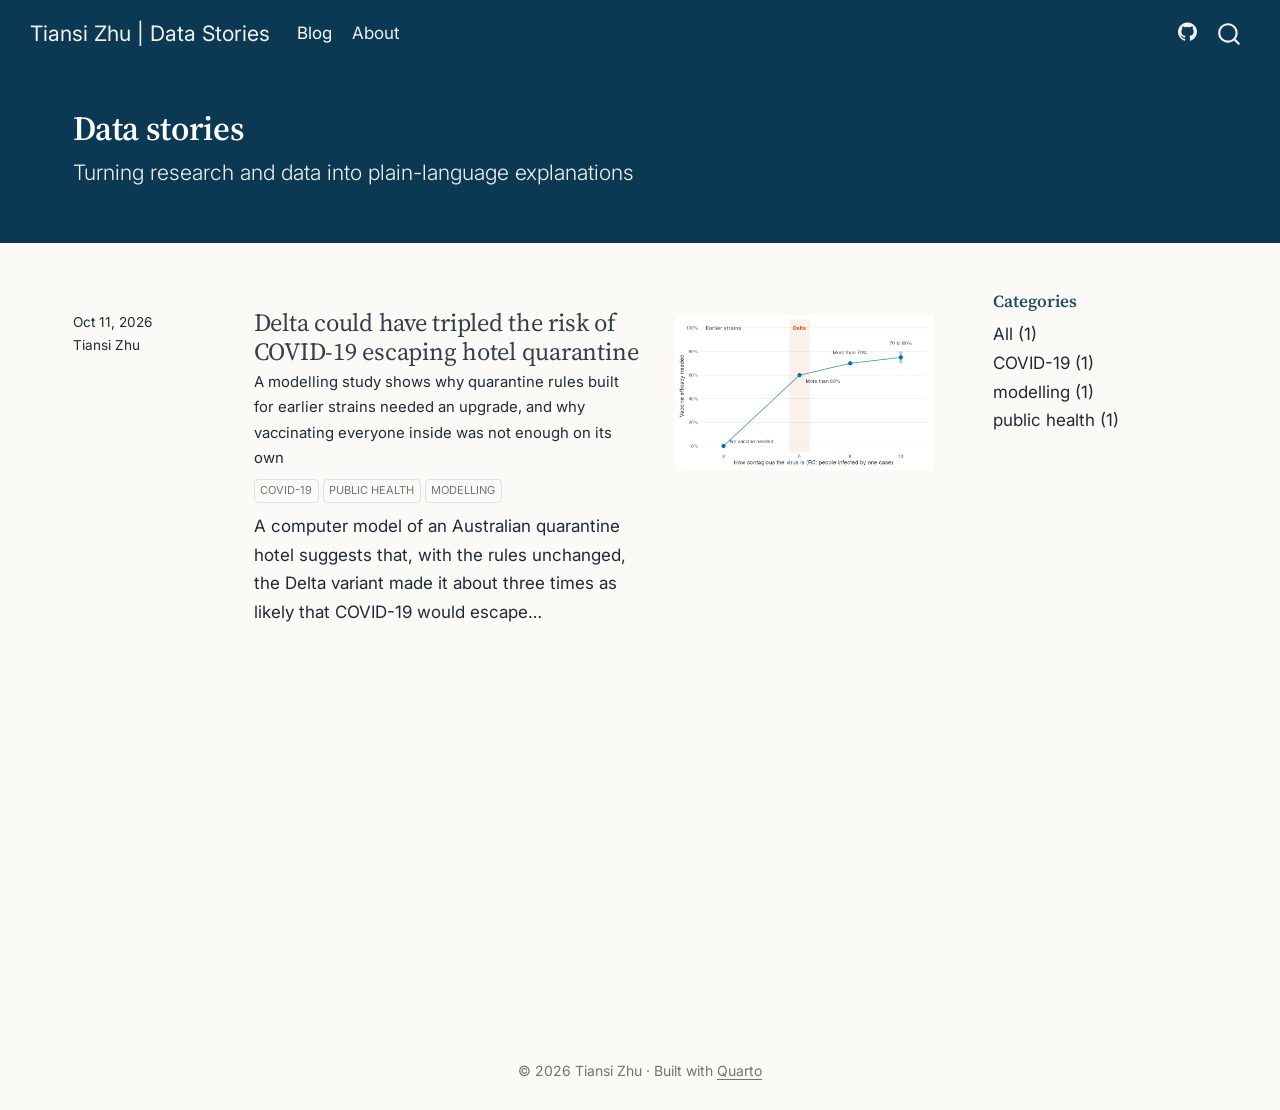
<file: docs/index.html>
<!DOCTYPE html>
<html xmlns="http://www.w3.org/1999/xhtml" lang="en" xml:lang="en"><head>

<meta charset="utf-8">
<meta name="generator" content="quarto-1.9.31">

<meta name="viewport" content="width=device-width, initial-scale=1.0, user-scalable=yes">


<title>Data stories – Tiansi Zhu | Data Stories</title>
<style>
/* Default styles provided by pandoc.
** See https://pandoc.org/MANUAL.html#variables-for-html for config info.
*/
code{white-space: pre-wrap;}
span.smallcaps{font-variant: small-caps;}
div.columns{display: flex; gap: min(4vw, 1.5em);}
div.column{flex: auto; overflow-x: auto;}
div.hanging-indent{margin-left: 1.5em; text-indent: -1.5em;}
ul.task-list{list-style: none;}
ul.task-list li input[type="checkbox"] {
  width: 0.8em;
  margin: 0 0.8em 0.2em -1em; /* quarto-specific, see https://github.com/quarto-dev/quarto-cli/issues/4556 */ 
  vertical-align: middle;
}
.display.math{display: block; text-align: center; margin: 0.5rem auto;}
</style>


<script src="site_libs/quarto-nav/quarto-nav.js"></script>
<script src="site_libs/quarto-nav/headroom.min.js"></script>
<script src="site_libs/clipboard/clipboard.min.js"></script>
<script src="site_libs/quarto-search/autocomplete.umd.js"></script>
<script src="site_libs/quarto-search/fuse.min.js"></script>
<script src="site_libs/quarto-search/quarto-search.js"></script>
<meta name="quarto:offset" content="./">
<script src="site_libs/quarto-listing/list.min.js"></script>
<script src="site_libs/quarto-listing/quarto-listing.js"></script>
<script src="site_libs/quarto-html/quarto.js" type="module"></script>
<script src="site_libs/quarto-html/tabsets/tabsets.js" type="module"></script>
<script src="site_libs/quarto-html/popper.min.js"></script>
<script src="site_libs/quarto-html/tippy.umd.min.js"></script>
<script src="site_libs/quarto-html/anchor.min.js"></script>
<link href="site_libs/quarto-html/tippy.css" rel="stylesheet">
<link href="site_libs/quarto-html/quarto-syntax-highlighting-7c69b197886ae2a34062761d21e44731.css" rel="stylesheet" id="quarto-text-highlighting-styles">
<script src="site_libs/bootstrap/bootstrap.min.js"></script>
<link href="site_libs/bootstrap/bootstrap-icons.css" rel="stylesheet">
<link href="site_libs/bootstrap/bootstrap-d910033ef5cdec163c07379f970ef9d5.min.css" rel="stylesheet" append-hash="true" id="quarto-bootstrap" data-mode="light">
<script id="quarto-search-options" type="application/json">{
  "location": "navbar",
  "copy-button": false,
  "collapse-after": 3,
  "panel-placement": "end",
  "type": "overlay",
  "limit": 50,
  "keyboard-shortcut": [
    "f",
    "/",
    "s"
  ],
  "show-item-context": false,
  "language": {
    "search-no-results-text": "No results",
    "search-matching-documents-text": "matching documents",
    "search-copy-link-title": "Copy link to search",
    "search-hide-matches-text": "Hide additional matches",
    "search-more-match-text": "more match in this document",
    "search-more-matches-text": "more matches in this document",
    "search-clear-button-title": "Clear",
    "search-text-placeholder": "",
    "search-detached-cancel-button-title": "Cancel",
    "search-submit-button-title": "Submit",
    "search-label": "Search"
  }
}</script>
<script>

  window.document.addEventListener("DOMContentLoaded", function (_event) {
    const listingTargetEl = window.document.querySelector('#listing-listing .list');
    if (!listingTargetEl) {
      // No listing discovered, do not attach.
      return; 
    }

    const options = {
      valueNames: ['listing-date','listing-title','listing-author','listing-subtitle','listing-image','listing-description','listing-categories',{ data: ['index'] },{ data: ['categories'] },{ data: ['listing-date-sort'] },{ data: ['listing-file-modified-sort'] }],
      
      searchColumns: ["listing-date","listing-title","listing-author","listing-subtitle","listing-image","listing-description","listing-categories"],
    };

    window['quarto-listings'] = window['quarto-listings'] || {};
    window['quarto-listings']['listing-listing'] = new List('listing-listing', options);

    if (window['quarto-listing-loaded']) {
      window['quarto-listing-loaded']();
    }
  });

  window.addEventListener('hashchange',() => {
    if (window['quarto-listing-loaded']) {
      window['quarto-listing-loaded']();
    }
  })
  </script>


<link rel="stylesheet" href="styles.css">
</head>

<body class="nav-fixed quarto-light">

<div id="quarto-search-results"></div>
  <header id="quarto-header" class="headroom fixed-top quarto-banner">
    <nav class="navbar navbar-expand-lg " data-bs-theme="dark">
      <div class="navbar-container container-fluid">
      <div class="navbar-brand-container mx-auto">
    <a class="navbar-brand" href="./index.html">
    <span class="navbar-title">Tiansi Zhu | Data Stories</span>
    </a>
  </div>
            <div id="quarto-search" class="" title="Search"></div>
          <button class="navbar-toggler" type="button" data-bs-toggle="collapse" data-bs-target="#navbarCollapse" aria-controls="navbarCollapse" role="menu" aria-expanded="false" aria-label="Toggle navigation" onclick="if (window.quartoToggleHeadroom) { window.quartoToggleHeadroom(); }">
  <span class="navbar-toggler-icon"></span>
</button>
          <div class="collapse navbar-collapse" id="navbarCollapse">
            <ul class="navbar-nav navbar-nav-scroll me-auto">
  <li class="nav-item">
    <a class="nav-link active" href="./index.html" aria-current="page"> 
<span class="menu-text">Blog</span></a>
  </li>  
  <li class="nav-item">
    <a class="nav-link" href="./about.html"> 
<span class="menu-text">About</span></a>
  </li>  
</ul>
            <ul class="navbar-nav navbar-nav-scroll ms-auto">
  <li class="nav-item compact">
    <a class="nav-link" href="https://github.com/tzhu0035-png"> <i class="bi bi-github" role="img" aria-label="GitHub">
</i> 
<span class="menu-text"></span></a>
  </li>  
</ul>
          </div> <!-- /navcollapse -->
            <div class="quarto-navbar-tools">
</div>
      </div> <!-- /container-fluid -->
    </nav>
</header>
<!-- content -->
<header id="title-block-header" class="quarto-title-block default page-columns page-full">
  <div class="quarto-title-banner page-columns page-full">
    <div class="quarto-title column-page-left">
      <h1 class="title">Data stories</h1>
            <p class="subtitle lead">Turning research and data into plain-language explanations</p>
                      </div>
  </div>
    
  
  <div class="quarto-title-meta column-page-left">

      
    
      
    </div>
    
  
  </header><div id="quarto-content" class="quarto-container page-columns page-rows-contents page-layout-full page-navbar">
<!-- sidebar -->
<!-- margin-sidebar -->
    <div id="quarto-margin-sidebar" class="sidebar margin-sidebar">
    <h5 class="quarto-listing-category-title">Categories</h5><div class="quarto-listing-category category-default"><div class="category" data-category="">All <span class="quarto-category-count">(1)</span></div><div class="category" data-category="Q09WSUQtMTk=">COVID-19 <span class="quarto-category-count">(1)</span></div><div class="category" data-category="bW9kZWxsaW5n">modelling <span class="quarto-category-count">(1)</span></div><div class="category" data-category="cHVibGljJTIwaGVhbHRo">public health <span class="quarto-category-count">(1)</span></div></div></div>
<!-- main -->
<main class="content quarto-banner-title-block column-page-left" id="quarto-document-content">









<div class="quarto-listing quarto-listing-container-default" id="listing-listing">
<div class="list quarto-listing-default">
<div class="quarto-post image-right" data-index="0" data-categories="Q09WSUQtMTklMkNwdWJsaWMlMjBoZWFsdGglMkNtb2RlbGxpbmc=" data-listing-date-sort="1791637200000" data-listing-file-modified-sort="1791862994322" data-listing-date-modified-sort="NaN" data-listing-reading-time-sort="11" data-listing-word-count-sort="2186">
<div class="thumbnail"><a href="./posts/delta-quarantine/index.html" class="no-external">

<img loading="lazy" src="./posts/delta-quarantine/thumbnail.png" class="thumbnail-image">

</a></div>
<div class="body">
<h3 class="no-anchor listing-title">
<a href="./posts/delta-quarantine/index.html" class="no-external">Delta could have tripled the risk of COVID-19 escaping hotel quarantine</a>
</h3>
<div class="listing-subtitle">
<a href="./posts/delta-quarantine/index.html" class="no-external">A modelling study shows why quarantine rules built for earlier strains needed an upgrade, and why vaccinating everyone inside was not enough on its own</a>
</div>
<div class="listing-categories">

<div class="listing-category" onclick="window.quartoListingCategory('Q09WSUQtMTk='); return false;">COVID-19</div>

<div class="listing-category" onclick="window.quartoListingCategory('cHVibGljJTIwaGVhbHRo'); return false;">public health</div>

<div class="listing-category" onclick="window.quartoListingCategory('bW9kZWxsaW5n'); return false;">modelling</div>

</div>
<div class="delink listing-description"><a href="./posts/delta-quarantine/index.html" class="no-external">
A computer model of an Australian quarantine hotel suggests that, with the rules unchanged, the Delta variant made it about three times as likely that COVID-19 would escape…
</a></div>
</div>
<div class="metadata">
<a href="./posts/delta-quarantine/index.html" class="no-external">
<div class="listing-date">
Oct 11, 2026
</div>
<div class="listing-author">
Tiansi Zhu
</div>
</a>
</div>
</div>
</div>
<div class="listing-no-matching d-none">No matching items</div>
</div></main> <!-- /main -->
<script id="quarto-html-after-body" type="application/javascript">
  window.document.addEventListener("DOMContentLoaded", function (event) {
    const icon = "";
    const anchorJS = new window.AnchorJS();
    anchorJS.options = {
      placement: 'right',
      icon: icon
    };
    anchorJS.add('.anchored');
    const isCodeAnnotation = (el) => {
      for (const clz of el.classList) {
        if (clz.startsWith('code-annotation-')) {                     
          return true;
        }
      }
      return false;
    }
    const onCopySuccess = function(e) {
      // button target
      const button = e.trigger;
      // don't keep focus
      button.blur();
      // flash "checked"
      button.classList.add('code-copy-button-checked');
      var currentTitle = button.getAttribute("title");
      button.setAttribute("title", "Copied!");
      let tooltip;
      if (window.bootstrap) {
        button.setAttribute("data-bs-toggle", "tooltip");
        button.setAttribute("data-bs-placement", "left");
        button.setAttribute("data-bs-title", "Copied!");
        tooltip = new bootstrap.Tooltip(button, 
          { trigger: "manual", 
            customClass: "code-copy-button-tooltip",
            offset: [0, -8]});
        tooltip.show();    
      }
      setTimeout(function() {
        if (tooltip) {
          tooltip.hide();
          button.removeAttribute("data-bs-title");
          button.removeAttribute("data-bs-toggle");
          button.removeAttribute("data-bs-placement");
        }
        button.setAttribute("title", currentTitle);
        button.classList.remove('code-copy-button-checked');
      }, 1000);
      // clear code selection
      e.clearSelection();
    }
    const getTextToCopy = function(trigger) {
      const outerScaffold = trigger.parentElement.cloneNode(true);
      const codeEl = outerScaffold.querySelector('code');
      for (const childEl of codeEl.children) {
        if (isCodeAnnotation(childEl)) {
          childEl.remove();
        }
      }
      return codeEl.innerText;
    }
    const clipboard = new window.ClipboardJS('.code-copy-button:not([data-in-quarto-modal])', {
      text: getTextToCopy
    });
    clipboard.on('success', onCopySuccess);
    if (window.document.getElementById('quarto-embedded-source-code-modal')) {
      const clipboardModal = new window.ClipboardJS('.code-copy-button[data-in-quarto-modal]', {
        text: getTextToCopy,
        container: window.document.getElementById('quarto-embedded-source-code-modal')
      });
      clipboardModal.on('success', onCopySuccess);
    }
      var localhostRegex = new RegExp(/^(?:http|https):\/\/localhost\:?[0-9]*\//);
      var mailtoRegex = new RegExp(/^mailto:/);
        var filterRegex = new RegExp("https:\/\/etc5523-2026\.github\.io\/etc5523-assignment-3-tzhu0035-png\/");
      var isInternal = (href) => {
          return filterRegex.test(href) || localhostRegex.test(href) || mailtoRegex.test(href);
      }
      // Inspect non-navigation links and adorn them if external
     var links = window.document.querySelectorAll('a[href]:not(.nav-link):not(.navbar-brand):not(.toc-action):not(.sidebar-link):not(.sidebar-item-toggle):not(.pagination-link):not(.no-external):not([aria-hidden]):not(.dropdown-item):not(.quarto-navigation-tool):not(.about-link)');
      for (var i=0; i<links.length; i++) {
        const link = links[i];
        if (!isInternal(link.href)) {
          // undo the damage that might have been done by quarto-nav.js in the case of
          // links that we want to consider external
          if (link.dataset.originalHref !== undefined) {
            link.href = link.dataset.originalHref;
          }
        }
      }
    function tippyHover(el, contentFn, onTriggerFn, onUntriggerFn) {
      const config = {
        allowHTML: true,
        maxWidth: 500,
        delay: 100,
        arrow: false,
        appendTo: function(el) {
            return el.parentElement;
        },
        interactive: true,
        interactiveBorder: 10,
        theme: 'quarto',
        placement: 'bottom-start',
      };
      if (contentFn) {
        config.content = contentFn;
      }
      if (onTriggerFn) {
        config.onTrigger = onTriggerFn;
      }
      if (onUntriggerFn) {
        config.onUntrigger = onUntriggerFn;
      }
      window.tippy(el, config); 
    }
    const noterefs = window.document.querySelectorAll('a[role="doc-noteref"]');
    for (var i=0; i<noterefs.length; i++) {
      const ref = noterefs[i];
      tippyHover(ref, function() {
        // use id or data attribute instead here
        let href = ref.getAttribute('data-footnote-href') || ref.getAttribute('href');
        try { href = new URL(href).hash; } catch {}
        const id = href.replace(/^#\/?/, "");
        const note = window.document.getElementById(id);
        if (note) {
          return note.innerHTML;
        } else {
          return "";
        }
      });
    }
    const xrefs = window.document.querySelectorAll('a.quarto-xref');
    const processXRef = (id, note) => {
      // Strip column container classes
      const stripColumnClz = (el) => {
        el.classList.remove("page-full", "page-columns");
        if (el.children) {
          for (const child of el.children) {
            stripColumnClz(child);
          }
        }
      }
      stripColumnClz(note)
      if (id === null || id.startsWith('sec-')) {
        // Special case sections, only their first couple elements
        const container = document.createElement("div");
        if (note.children && note.children.length > 2) {
          container.appendChild(note.children[0].cloneNode(true));
          for (let i = 1; i < note.children.length; i++) {
            const child = note.children[i];
            if (child.tagName === "P" && child.innerText === "") {
              continue;
            } else {
              container.appendChild(child.cloneNode(true));
              break;
            }
          }
          if (window.Quarto?.typesetMath) {
            window.Quarto.typesetMath(container);
          }
          return container.innerHTML
        } else {
          if (window.Quarto?.typesetMath) {
            window.Quarto.typesetMath(note);
          }
          return note.innerHTML;
        }
      } else {
        // Remove any anchor links if they are present
        const anchorLink = note.querySelector('a.anchorjs-link');
        if (anchorLink) {
          anchorLink.remove();
        }
        if (window.Quarto?.typesetMath) {
          window.Quarto.typesetMath(note);
        }
        if (note.classList.contains("callout")) {
          return note.outerHTML;
        } else {
          return note.innerHTML;
        }
      }
    }
    for (var i=0; i<xrefs.length; i++) {
      const xref = xrefs[i];
      tippyHover(xref, undefined, function(instance) {
        instance.disable();
        let url = xref.getAttribute('href');
        let hash = undefined; 
        if (url.startsWith('#')) {
          hash = url;
        } else {
          try { hash = new URL(url).hash; } catch {}
        }
        if (hash) {
          const id = hash.replace(/^#\/?/, "");
          const note = window.document.getElementById(id);
          if (note !== null) {
            try {
              const html = processXRef(id, note.cloneNode(true));
              instance.setContent(html);
            } finally {
              instance.enable();
              instance.show();
            }
          } else {
            // See if we can fetch this
            fetch(url.split('#')[0])
            .then(res => res.text())
            .then(html => {
              const parser = new DOMParser();
              const htmlDoc = parser.parseFromString(html, "text/html");
              const note = htmlDoc.getElementById(id);
              if (note !== null) {
                const html = processXRef(id, note);
                instance.setContent(html);
              } 
            }).finally(() => {
              instance.enable();
              instance.show();
            });
          }
        } else {
          // See if we can fetch a full url (with no hash to target)
          // This is a special case and we should probably do some content thinning / targeting
          fetch(url)
          .then(res => res.text())
          .then(html => {
            const parser = new DOMParser();
            const htmlDoc = parser.parseFromString(html, "text/html");
            const note = htmlDoc.querySelector('main.content');
            if (note !== null) {
              // This should only happen for chapter cross references
              // (since there is no id in the URL)
              // remove the first header
              if (note.children.length > 0 && note.children[0].tagName === "HEADER") {
                note.children[0].remove();
              }
              const html = processXRef(null, note);
              instance.setContent(html);
            } 
          }).finally(() => {
            instance.enable();
            instance.show();
          });
        }
      }, function(instance) {
      });
    }
        let selectedAnnoteEl;
        const selectorForAnnotation = ( cell, annotation) => {
          let cellAttr = 'data-code-cell="' + cell + '"';
          let lineAttr = 'data-code-annotation="' +  annotation + '"';
          const selector = 'span[' + cellAttr + '][' + lineAttr + ']';
          return selector;
        }
        const selectCodeLines = (annoteEl) => {
          const doc = window.document;
          const targetCell = annoteEl.getAttribute("data-target-cell");
          const targetAnnotation = annoteEl.getAttribute("data-target-annotation");
          const annoteSpan = window.document.querySelector(selectorForAnnotation(targetCell, targetAnnotation));
          const lines = annoteSpan.getAttribute("data-code-lines").split(",");
          const lineIds = lines.map((line) => {
            return targetCell + "-" + line;
          })
          let top = null;
          let height = null;
          let parent = null;
          if (lineIds.length > 0) {
              //compute the position of the single el (top and bottom and make a div)
              const el = window.document.getElementById(lineIds[0]);
              top = el.offsetTop;
              height = el.offsetHeight;
              parent = el.parentElement.parentElement;
            if (lineIds.length > 1) {
              const lastEl = window.document.getElementById(lineIds[lineIds.length - 1]);
              const bottom = lastEl.offsetTop + lastEl.offsetHeight;
              height = bottom - top;
            }
            if (top !== null && height !== null && parent !== null) {
              // cook up a div (if necessary) and position it 
              let div = window.document.getElementById("code-annotation-line-highlight");
              if (div === null) {
                div = window.document.createElement("div");
                div.setAttribute("id", "code-annotation-line-highlight");
                div.style.position = 'absolute';
                parent.appendChild(div);
              }
              div.style.top = top - 2 + "px";
              div.style.height = height + 4 + "px";
              div.style.left = 0;
              let gutterDiv = window.document.getElementById("code-annotation-line-highlight-gutter");
              if (gutterDiv === null) {
                gutterDiv = window.document.createElement("div");
                gutterDiv.setAttribute("id", "code-annotation-line-highlight-gutter");
                gutterDiv.style.position = 'absolute';
                const codeCell = window.document.getElementById(targetCell);
                const gutter = codeCell.querySelector('.code-annotation-gutter');
                gutter.appendChild(gutterDiv);
              }
              gutterDiv.style.top = top - 2 + "px";
              gutterDiv.style.height = height + 4 + "px";
            }
            selectedAnnoteEl = annoteEl;
          }
        };
        const unselectCodeLines = () => {
          const elementsIds = ["code-annotation-line-highlight", "code-annotation-line-highlight-gutter"];
          elementsIds.forEach((elId) => {
            const div = window.document.getElementById(elId);
            if (div) {
              div.remove();
            }
          });
          selectedAnnoteEl = undefined;
        };
          // Handle positioning of the toggle
      window.addEventListener(
        "resize",
        throttle(() => {
          elRect = undefined;
          if (selectedAnnoteEl) {
            selectCodeLines(selectedAnnoteEl);
          }
        }, 10)
      );
      function throttle(fn, ms) {
      let throttle = false;
      let timer;
        return (...args) => {
          if(!throttle) { // first call gets through
              fn.apply(this, args);
              throttle = true;
          } else { // all the others get throttled
              if(timer) clearTimeout(timer); // cancel #2
              timer = setTimeout(() => {
                fn.apply(this, args);
                timer = throttle = false;
              }, ms);
          }
        };
      }
        // Attach click handler to the DT
        const annoteDls = window.document.querySelectorAll('dt[data-target-cell]');
        for (const annoteDlNode of annoteDls) {
          annoteDlNode.addEventListener('click', (event) => {
            const clickedEl = event.target;
            if (clickedEl !== selectedAnnoteEl) {
              unselectCodeLines();
              const activeEl = window.document.querySelector('dt[data-target-cell].code-annotation-active');
              if (activeEl) {
                activeEl.classList.remove('code-annotation-active');
              }
              selectCodeLines(clickedEl);
              clickedEl.classList.add('code-annotation-active');
            } else {
              // Unselect the line
              unselectCodeLines();
              clickedEl.classList.remove('code-annotation-active');
            }
          });
        }
    const findCites = (el) => {
      const parentEl = el.parentElement;
      if (parentEl) {
        const cites = parentEl.dataset.cites;
        if (cites) {
          return {
            el,
            cites: cites.split(' ')
          };
        } else {
          return findCites(el.parentElement)
        }
      } else {
        return undefined;
      }
    };
    var bibliorefs = window.document.querySelectorAll('a[role="doc-biblioref"]');
    for (var i=0; i<bibliorefs.length; i++) {
      const ref = bibliorefs[i];
      const citeInfo = findCites(ref);
      if (citeInfo) {
        tippyHover(citeInfo.el, function() {
          var popup = window.document.createElement('div');
          citeInfo.cites.forEach(function(cite) {
            var citeDiv = window.document.createElement('div');
            citeDiv.classList.add('hanging-indent');
            citeDiv.classList.add('csl-entry');
            var biblioDiv = window.document.getElementById('ref-' + cite);
            if (biblioDiv) {
              citeDiv.innerHTML = biblioDiv.innerHTML;
            }
            popup.appendChild(citeDiv);
          });
          return popup.innerHTML;
        });
      }
    }
  });
  </script>
</div> <!-- /content -->
<footer class="footer">
  <div class="nav-footer">
    <div class="nav-footer-left">
      &nbsp;
    </div>   
    <div class="nav-footer-center">
<p>© 2026 Tiansi Zhu · Built with <a href="https://quarto.org">Quarto</a></p>
</div>
    <div class="nav-footer-right">
      &nbsp;
    </div>
  </div>
</footer>




</body></html>
</file>
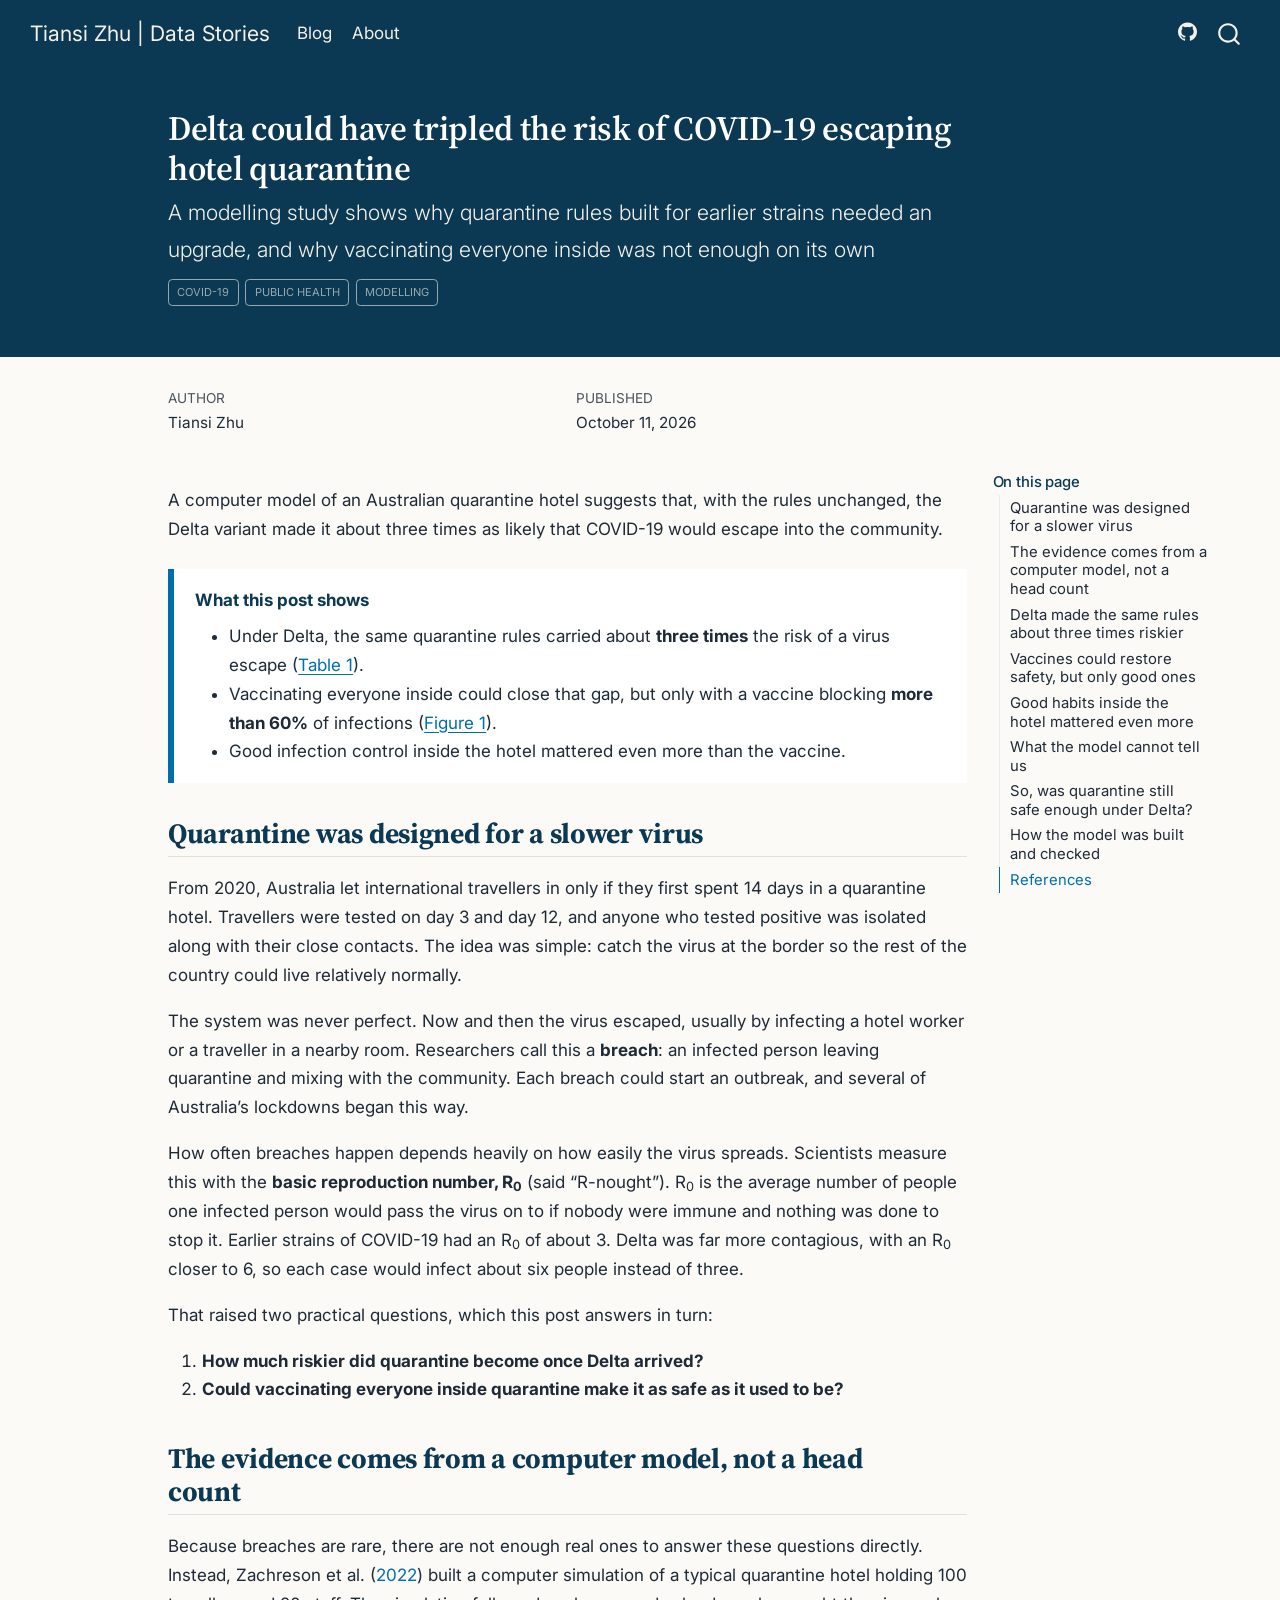
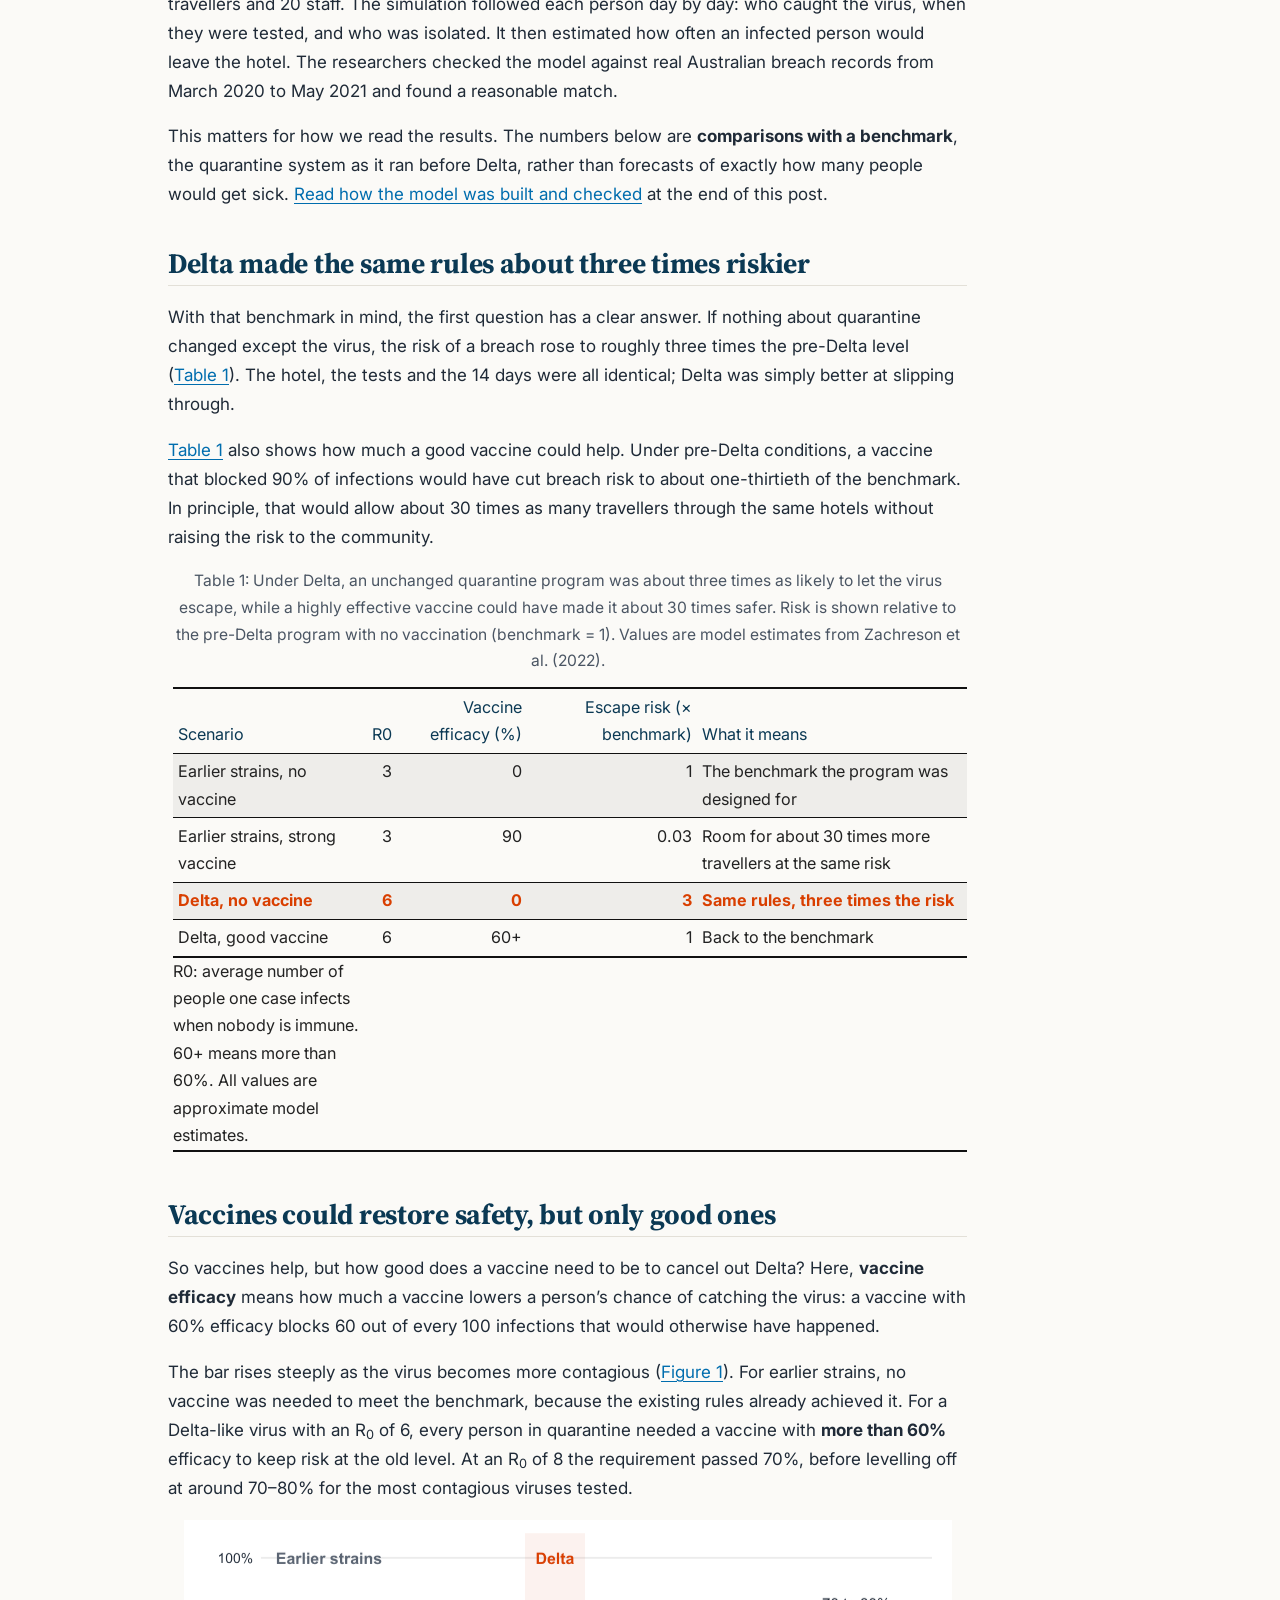
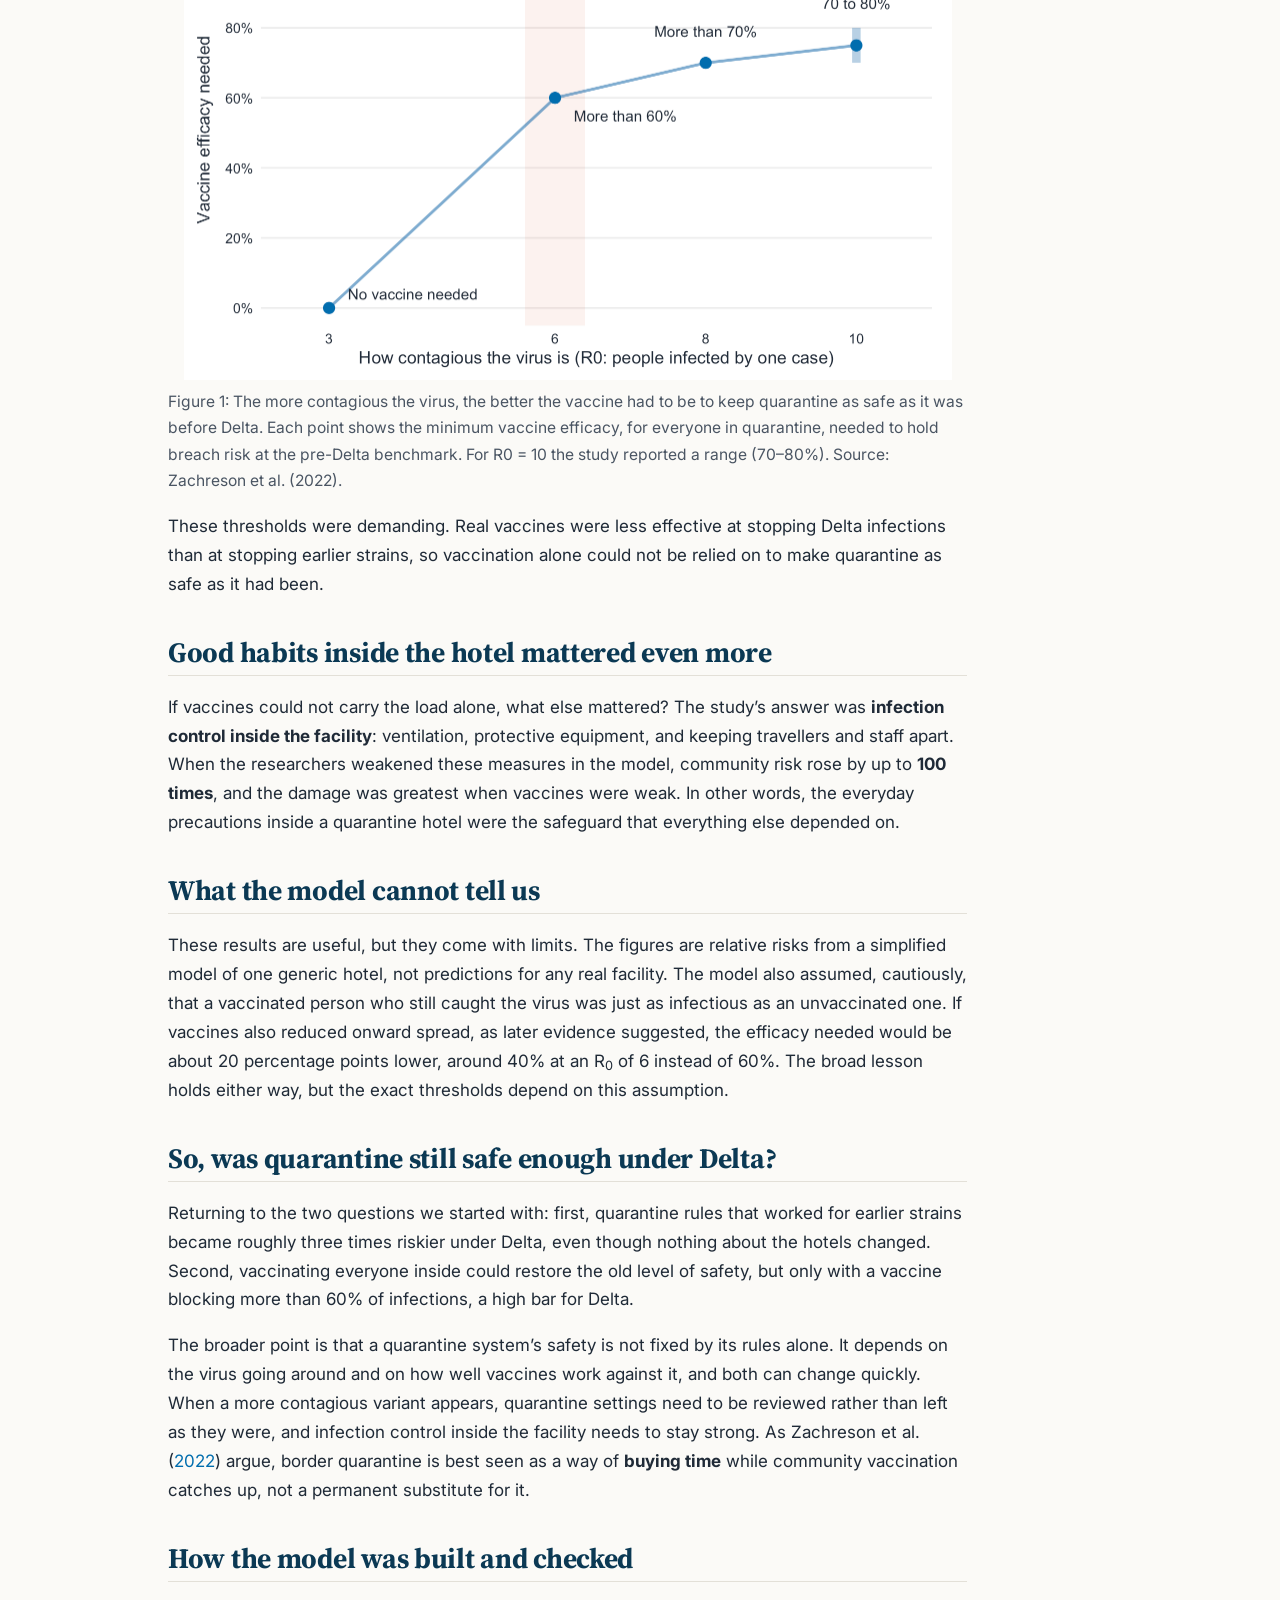
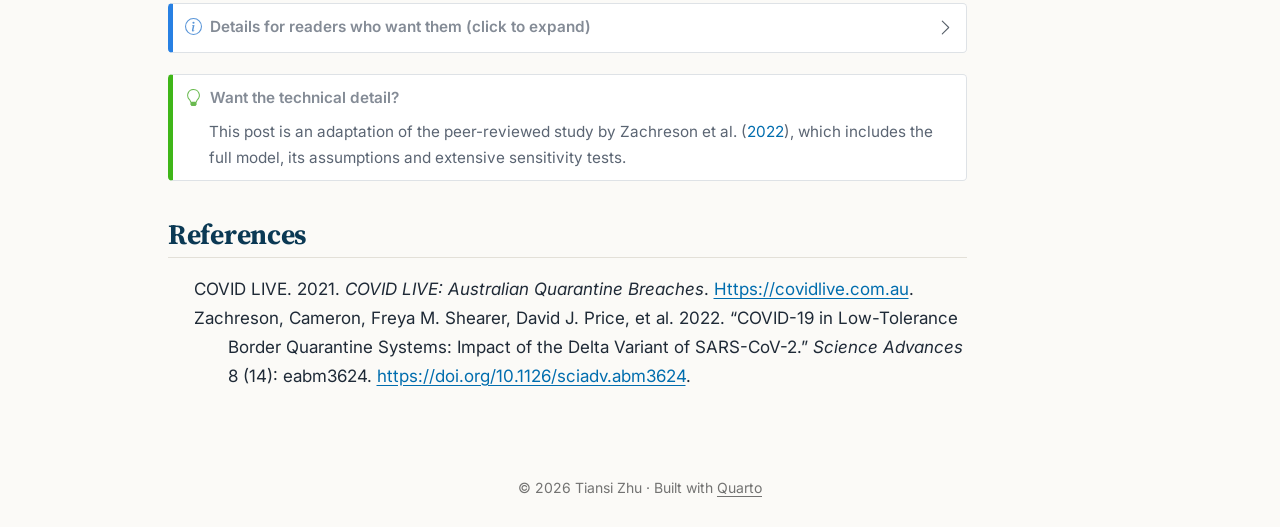
<file: docs/posts/delta-quarantine/index.html>
<!DOCTYPE html>
<html xmlns="http://www.w3.org/1999/xhtml" lang="en" xml:lang="en"><head>

<meta charset="utf-8">
<meta name="generator" content="quarto-1.9.31">

<meta name="viewport" content="width=device-width, initial-scale=1.0, user-scalable=yes">

<meta name="author" content="Tiansi Zhu">
<meta name="dcterms.date" content="2026-10-11">

<title>Delta could have tripled the risk of COVID-19 escaping hotel quarantine – Tiansi Zhu | Data Stories</title>
<style>
/* Default styles provided by pandoc.
** See https://pandoc.org/MANUAL.html#variables-for-html for config info.
*/
code{white-space: pre-wrap;}
span.smallcaps{font-variant: small-caps;}
div.columns{display: flex; gap: min(4vw, 1.5em);}
div.column{flex: auto; overflow-x: auto;}
div.hanging-indent{margin-left: 1.5em; text-indent: -1.5em;}
ul.task-list{list-style: none;}
ul.task-list li input[type="checkbox"] {
  width: 0.8em;
  margin: 0 0.8em 0.2em -1em; /* quarto-specific, see https://github.com/quarto-dev/quarto-cli/issues/4556 */ 
  vertical-align: middle;
}
.display.math{display: block; text-align: center; margin: 0.5rem auto;}
/* CSS for citations */
div.csl-bib-body { }
div.csl-entry {
  clear: both;
}
.hanging-indent div.csl-entry {
  margin-left:2em;
  text-indent:-2em;
}
div.csl-left-margin {
  min-width:2em;
  float:left;
}
div.csl-right-inline {
  margin-left:2em;
  padding-left:1em;
}
div.csl-indent {
  margin-left: 2em;
}</style>


<script src="../../site_libs/quarto-nav/quarto-nav.js"></script>
<script src="../../site_libs/quarto-nav/headroom.min.js"></script>
<script src="../../site_libs/clipboard/clipboard.min.js"></script>
<script src="../../site_libs/quarto-search/autocomplete.umd.js"></script>
<script src="../../site_libs/quarto-search/fuse.min.js"></script>
<script src="../../site_libs/quarto-search/quarto-search.js"></script>
<meta name="quarto:offset" content="../../">
<script src="../../site_libs/quarto-html/quarto.js" type="module"></script>
<script src="../../site_libs/quarto-html/tabsets/tabsets.js" type="module"></script>
<script src="../../site_libs/quarto-html/popper.min.js"></script>
<script src="../../site_libs/quarto-html/tippy.umd.min.js"></script>
<script src="../../site_libs/quarto-html/anchor.min.js"></script>
<link href="../../site_libs/quarto-html/tippy.css" rel="stylesheet">
<link href="../../site_libs/quarto-html/quarto-syntax-highlighting-7c69b197886ae2a34062761d21e44731.css" rel="stylesheet" id="quarto-text-highlighting-styles">
<script src="../../site_libs/bootstrap/bootstrap.min.js"></script>
<link href="../../site_libs/bootstrap/bootstrap-icons.css" rel="stylesheet">
<link href="../../site_libs/bootstrap/bootstrap-d910033ef5cdec163c07379f970ef9d5.min.css" rel="stylesheet" append-hash="true" id="quarto-bootstrap" data-mode="light">
<script id="quarto-search-options" type="application/json">{
  "location": "navbar",
  "copy-button": false,
  "collapse-after": 3,
  "panel-placement": "end",
  "type": "overlay",
  "limit": 50,
  "keyboard-shortcut": [
    "f",
    "/",
    "s"
  ],
  "show-item-context": false,
  "language": {
    "search-no-results-text": "No results",
    "search-matching-documents-text": "matching documents",
    "search-copy-link-title": "Copy link to search",
    "search-hide-matches-text": "Hide additional matches",
    "search-more-match-text": "more match in this document",
    "search-more-matches-text": "more matches in this document",
    "search-clear-button-title": "Clear",
    "search-text-placeholder": "",
    "search-detached-cancel-button-title": "Cancel",
    "search-submit-button-title": "Submit",
    "search-label": "Search"
  }
}</script>
<script src="../../site_libs/kePrint-0.0.1/kePrint.js"></script>
<link href="../../site_libs/lightable-0.0.1/lightable.css" rel="stylesheet">


<link rel="stylesheet" href="../../styles.css">
</head>

<body class="nav-fixed quarto-light">

<div id="quarto-search-results"></div>
  <header id="quarto-header" class="headroom fixed-top quarto-banner">
    <nav class="navbar navbar-expand-lg " data-bs-theme="dark">
      <div class="navbar-container container-fluid">
      <div class="navbar-brand-container mx-auto">
    <a class="navbar-brand" href="../../index.html">
    <span class="navbar-title">Tiansi Zhu | Data Stories</span>
    </a>
  </div>
            <div id="quarto-search" class="" title="Search"></div>
          <button class="navbar-toggler" type="button" data-bs-toggle="collapse" data-bs-target="#navbarCollapse" aria-controls="navbarCollapse" role="menu" aria-expanded="false" aria-label="Toggle navigation" onclick="if (window.quartoToggleHeadroom) { window.quartoToggleHeadroom(); }">
  <span class="navbar-toggler-icon"></span>
</button>
          <div class="collapse navbar-collapse" id="navbarCollapse">
            <ul class="navbar-nav navbar-nav-scroll me-auto">
  <li class="nav-item">
    <a class="nav-link" href="../../index.html"> 
<span class="menu-text">Blog</span></a>
  </li>  
  <li class="nav-item">
    <a class="nav-link" href="../../about.html"> 
<span class="menu-text">About</span></a>
  </li>  
</ul>
            <ul class="navbar-nav navbar-nav-scroll ms-auto">
  <li class="nav-item compact">
    <a class="nav-link" href="https://github.com/tzhu0035-png"> <i class="bi bi-github" role="img" aria-label="GitHub">
</i> 
<span class="menu-text"></span></a>
  </li>  
</ul>
          </div> <!-- /navcollapse -->
            <div class="quarto-navbar-tools">
</div>
      </div> <!-- /container-fluid -->
    </nav>
</header>
<!-- content -->
<header id="title-block-header" class="quarto-title-block default page-columns page-full">
  <div class="quarto-title-banner page-columns page-full">
    <div class="quarto-title column-body">
      <h1 class="title">Delta could have tripled the risk of COVID-19 escaping hotel quarantine</h1>
            <p class="subtitle lead">A modelling study shows why quarantine rules built for earlier strains needed an upgrade, and why vaccinating everyone inside was not enough on its own</p>
                                <div class="quarto-categories">
                <div class="quarto-category">COVID-19</div>
                <div class="quarto-category">public health</div>
                <div class="quarto-category">modelling</div>
              </div>
                  </div>
  </div>
    
  
  <div class="quarto-title-meta">

      <div>
      <div class="quarto-title-meta-heading">Author</div>
      <div class="quarto-title-meta-contents">
               <p>Tiansi Zhu </p>
            </div>
    </div>
      
      <div>
      <div class="quarto-title-meta-heading">Published</div>
      <div class="quarto-title-meta-contents">
        <p class="date">October 11, 2026</p>
      </div>
    </div>
    
      
    </div>
    
  
  </header><div id="quarto-content" class="quarto-container page-columns page-rows-contents page-layout-article page-navbar">
<!-- sidebar -->
<!-- margin-sidebar -->
    <div id="quarto-margin-sidebar" class="sidebar margin-sidebar">
        <nav id="TOC" role="doc-toc" class="toc-active">
    <h2 id="toc-title">On this page</h2>
   
  <ul>
  <li><a href="#quarantine-was-designed-for-a-slower-virus" id="toc-quarantine-was-designed-for-a-slower-virus" class="nav-link active" data-scroll-target="#quarantine-was-designed-for-a-slower-virus">Quarantine was designed for a slower virus</a></li>
  <li><a href="#the-evidence-comes-from-a-computer-model-not-a-head-count" id="toc-the-evidence-comes-from-a-computer-model-not-a-head-count" class="nav-link" data-scroll-target="#the-evidence-comes-from-a-computer-model-not-a-head-count">The evidence comes from a computer model, not a head count</a></li>
  <li><a href="#delta-made-the-same-rules-about-three-times-riskier" id="toc-delta-made-the-same-rules-about-three-times-riskier" class="nav-link" data-scroll-target="#delta-made-the-same-rules-about-three-times-riskier">Delta made the same rules about three times riskier</a></li>
  <li><a href="#vaccines-could-restore-safety-but-only-good-ones" id="toc-vaccines-could-restore-safety-but-only-good-ones" class="nav-link" data-scroll-target="#vaccines-could-restore-safety-but-only-good-ones">Vaccines could restore safety, but only good ones</a></li>
  <li><a href="#good-habits-inside-the-hotel-mattered-even-more" id="toc-good-habits-inside-the-hotel-mattered-even-more" class="nav-link" data-scroll-target="#good-habits-inside-the-hotel-mattered-even-more">Good habits inside the hotel mattered even more</a></li>
  <li><a href="#what-the-model-cannot-tell-us" id="toc-what-the-model-cannot-tell-us" class="nav-link" data-scroll-target="#what-the-model-cannot-tell-us">What the model cannot tell us</a></li>
  <li><a href="#so-was-quarantine-still-safe-enough-under-delta" id="toc-so-was-quarantine-still-safe-enough-under-delta" class="nav-link" data-scroll-target="#so-was-quarantine-still-safe-enough-under-delta">So, was quarantine still safe enough under Delta?</a></li>
  <li><a href="#sec-how-model" id="toc-sec-how-model" class="nav-link" data-scroll-target="#sec-how-model">How the model was built and checked</a></li>
  <li><a href="#references" id="toc-references" class="nav-link" data-scroll-target="#references">References</a></li>
  </ul>
</nav>
    </div>
<!-- main -->
<main class="content quarto-banner-title-block" id="quarto-document-content">





<p>A computer model of an Australian quarantine hotel suggests that, with the rules unchanged, the Delta variant made it about three times as likely that COVID-19 would escape into the community.</p>
<div class="key-finding">
<p><strong>What this post shows</strong></p>
<ul>
<li>Under Delta, the same quarantine rules carried about <strong>three times</strong> the risk of a virus escape (<a href="#tbl-scenarios" class="quarto-xref">Table&nbsp;1</a>).</li>
<li>Vaccinating everyone inside could close that gap, but only with a vaccine blocking <strong>more than 60%</strong> of infections (<a href="#fig-efficacy" class="quarto-xref">Figure&nbsp;1</a>).</li>
<li>Good infection control inside the hotel mattered even more than the vaccine.</li>
</ul>
</div>
<section id="quarantine-was-designed-for-a-slower-virus" class="level2">
<h2 class="anchored" data-anchor-id="quarantine-was-designed-for-a-slower-virus">Quarantine was designed for a slower virus</h2>
<p>From 2020, Australia let international travellers in only if they first spent 14 days in a quarantine hotel. Travellers were tested on day 3 and day 12, and anyone who tested positive was isolated along with their close contacts. The idea was simple: catch the virus at the border so the rest of the country could live relatively normally.</p>
<p>The system was never perfect. Now and then the virus escaped, usually by infecting a hotel worker or a traveller in a nearby room. Researchers call this a <strong>breach</strong>: an infected person leaving quarantine and mixing with the community. Each breach could start an outbreak, and several of Australia’s lockdowns began this way.</p>
<p>How often breaches happen depends heavily on how easily the virus spreads. Scientists measure this with the <strong>basic reproduction number, R<sub>0</sub></strong> (said “R-nought”). R<sub>0</sub> is the average number of people one infected person would pass the virus on to if nobody were immune and nothing was done to stop it. Earlier strains of COVID-19 had an R<sub>0</sub> of about 3. Delta was far more contagious, with an R<sub>0</sub> closer to 6, so each case would infect about six people instead of three.</p>
<p>That raised two practical questions, which this post answers in turn:</p>
<ol type="1">
<li><strong>How much riskier did quarantine become once Delta arrived?</strong></li>
<li><strong>Could vaccinating everyone inside quarantine make it as safe as it used to be?</strong></li>
</ol>
</section>
<section id="the-evidence-comes-from-a-computer-model-not-a-head-count" class="level2">
<h2 class="anchored" data-anchor-id="the-evidence-comes-from-a-computer-model-not-a-head-count">The evidence comes from a computer model, not a head count</h2>
<p>Because breaches are rare, there are not enough real ones to answer these questions directly. Instead, <span class="citation" data-cites="zachreson2022">Zachreson et al. (<a href="#ref-zachreson2022" role="doc-biblioref">2022</a>)</span> built a computer simulation of a typical quarantine hotel holding 100 travellers and 20 staff. The simulation followed each person day by day: who caught the virus, when they were tested, and who was isolated. It then estimated how often an infected person would leave the hotel. The researchers checked the model against real Australian breach records from March 2020 to May 2021 and found a reasonable match.</p>
<p>This matters for how we read the results. The numbers below are <strong>comparisons with a benchmark</strong>, the quarantine system as it ran before Delta, rather than forecasts of exactly how many people would get sick. <a href="#sec-how-model">Read how the model was built and checked</a> at the end of this post.</p>
</section>
<section id="delta-made-the-same-rules-about-three-times-riskier" class="level2">
<h2 class="anchored" data-anchor-id="delta-made-the-same-rules-about-three-times-riskier">Delta made the same rules about three times riskier</h2>
<p>With that benchmark in mind, the first question has a clear answer. If nothing about quarantine changed except the virus, the risk of a breach rose to roughly three times the pre-Delta level (<a href="#tbl-scenarios" class="quarto-xref">Table&nbsp;1</a>). The hotel, the tests and the 14 days were all identical; Delta was simply better at slipping through.</p>
<p><a href="#tbl-scenarios" class="quarto-xref">Table&nbsp;1</a> also shows how much a good vaccine could help. Under pre-Delta conditions, a vaccine that blocked 90% of infections would have cut breach risk to about one-thirtieth of the benchmark. In principle, that would allow about 30 times as many travellers through the same hotels without raising the risk to the community.</p>
<div class="cell">
<div id="tbl-scenarios" class="cell quarto-float quarto-figure quarto-figure-center anchored">
<figure class="quarto-float quarto-float-tbl figure">
<figcaption class="quarto-float-caption-top quarto-float-caption quarto-float-tbl" id="tbl-scenarios-caption-0ceaefa1-69ba-4598-a22c-09a6ac19f8ca">
Table&nbsp;1: Under Delta, an unchanged quarantine program was about three times as likely to let the virus escape, while a highly effective vaccine could have made it about 30 times safer. Risk is shown relative to the pre-Delta program with no vaccination (benchmark = 1). Values are model estimates from Zachreson et al.&nbsp;(2022).
</figcaption>
<div aria-describedby="tbl-scenarios-caption-0ceaefa1-69ba-4598-a22c-09a6ac19f8ca">
<div class="cell-output-display">
<table class="lightable-classic cell caption-top table table-sm table-striped small">
<thead>
<tr class="header">
<th style="text-align: left;" data-quarto-table-cell-role="th">Scenario</th>
<th style="text-align: right;" data-quarto-table-cell-role="th">R0</th>
<th style="text-align: right;" data-quarto-table-cell-role="th">Vaccine efficacy (%)</th>
<th style="text-align: right;" data-quarto-table-cell-role="th">Escape risk (× benchmark)</th>
<th style="text-align: left;" data-quarto-table-cell-role="th">What it means</th>
</tr>
</thead>
<tbody>
<tr class="odd">
<td style="text-align: left; width: 12em;">Earlier strains, no vaccine</td>
<td style="text-align: right;">3</td>
<td style="text-align: right;">0</td>
<td style="text-align: right;">1</td>
<td style="text-align: left; width: 17em;">The benchmark the program was designed for</td>
</tr>
<tr class="even">
<td style="text-align: left; width: 12em;">Earlier strains, strong vaccine</td>
<td style="text-align: right;">3</td>
<td style="text-align: right;">90</td>
<td style="text-align: right;">0.03</td>
<td style="text-align: left; width: 17em;">Room for about 30 times more travellers at the same risk</td>
</tr>
<tr class="odd">
<td style="text-align: left; width: 12em; font-weight: bold; color: rgba(217, 63, 0, 1) !important;">Delta, no vaccine</td>
<td style="text-align: right; font-weight: bold; color: rgba(217, 63, 0, 1) !important;">6</td>
<td style="text-align: right; font-weight: bold; color: rgba(217, 63, 0, 1) !important;">0</td>
<td style="text-align: right; font-weight: bold; color: rgba(217, 63, 0, 1) !important;">3</td>
<td style="text-align: left; width: 17em; font-weight: bold; color: rgba(217, 63, 0, 1) !important;">Same rules, three times the risk</td>
</tr>
<tr class="even">
<td style="text-align: left; width: 12em;">Delta, good vaccine</td>
<td style="text-align: right;">6</td>
<td style="text-align: right;">60+</td>
<td style="text-align: right;">1</td>
<td style="text-align: left; width: 17em;">Back to the benchmark</td>
</tr>
</tbody><tfoot>
<tr class="odd">
<td style="text-align: left; padding: 0;"><sup></sup> R0: average number of people one case infects when nobody is immune. 60+ means more than 60%. All values are approximate model estimates.</td>
<td style="text-align: right;"></td>
<td style="text-align: right;"></td>
<td style="text-align: right;"></td>
<td style="text-align: left;"></td>
</tr>
</tfoot>

</table>
</div>
</div>
</figure>
</div>
</div>
</section>
<section id="vaccines-could-restore-safety-but-only-good-ones" class="level2">
<h2 class="anchored" data-anchor-id="vaccines-could-restore-safety-but-only-good-ones">Vaccines could restore safety, but only good ones</h2>
<p>So vaccines help, but how good does a vaccine need to be to cancel out Delta? Here, <strong>vaccine efficacy</strong> means how much a vaccine lowers a person’s chance of catching the virus: a vaccine with 60% efficacy blocks 60 out of every 100 infections that would otherwise have happened.</p>
<p>The bar rises steeply as the virus becomes more contagious (<a href="#fig-efficacy" class="quarto-xref">Figure&nbsp;1</a>). For earlier strains, no vaccine was needed to meet the benchmark, because the existing rules already achieved it. For a Delta-like virus with an R<sub>0</sub> of 6, every person in quarantine needed a vaccine with <strong>more than 60%</strong> efficacy to keep risk at the old level. At an R<sub>0</sub> of 8 the requirement passed 70%, before levelling off at around 70–80% for the most contagious viruses tested.</p>
<div class="cell">
<div class="cell-output-display">
<div id="fig-efficacy" class="quarto-float quarto-figure quarto-figure-center anchored" alt="Line chart. As R0 rises from 3 to 10, the vaccine efficacy needed rises from 0% to more than 60% at R0 6, more than 70% at R0 8, and 70 to 80% at R0 10.">
<figure class="quarto-float quarto-float-fig figure">
<div aria-describedby="fig-efficacy-caption-0ceaefa1-69ba-4598-a22c-09a6ac19f8ca">
<img src="index_files/figure-html/fig-efficacy-1.png" class="img-fluid figure-img" alt="Line chart. As R0 rises from 3 to 10, the vaccine efficacy needed rises from 0% to more than 60% at R0 6, more than 70% at R0 8, and 70 to 80% at R0 10." width="768">
</div>
<figcaption class="quarto-float-caption-bottom quarto-float-caption quarto-float-fig" id="fig-efficacy-caption-0ceaefa1-69ba-4598-a22c-09a6ac19f8ca">
Figure&nbsp;1: The more contagious the virus, the better the vaccine had to be to keep quarantine as safe as it was before Delta. Each point shows the minimum vaccine efficacy, for everyone in quarantine, needed to hold breach risk at the pre-Delta benchmark. For R0 = 10 the study reported a range (70–80%). Source: Zachreson et al.&nbsp;(2022).
</figcaption>
</figure>
</div>
</div>
</div>
<p>These thresholds were demanding. Real vaccines were less effective at stopping Delta infections than at stopping earlier strains, so vaccination alone could not be relied on to make quarantine as safe as it had been.</p>
</section>
<section id="good-habits-inside-the-hotel-mattered-even-more" class="level2">
<h2 class="anchored" data-anchor-id="good-habits-inside-the-hotel-mattered-even-more">Good habits inside the hotel mattered even more</h2>
<p>If vaccines could not carry the load alone, what else mattered? The study’s answer was <strong>infection control inside the facility</strong>: ventilation, protective equipment, and keeping travellers and staff apart. When the researchers weakened these measures in the model, community risk rose by up to <strong>100 times</strong>, and the damage was greatest when vaccines were weak. In other words, the everyday precautions inside a quarantine hotel were the safeguard that everything else depended on.</p>
</section>
<section id="what-the-model-cannot-tell-us" class="level2">
<h2 class="anchored" data-anchor-id="what-the-model-cannot-tell-us">What the model cannot tell us</h2>
<p>These results are useful, but they come with limits. The figures are relative risks from a simplified model of one generic hotel, not predictions for any real facility. The model also assumed, cautiously, that a vaccinated person who still caught the virus was just as infectious as an unvaccinated one. If vaccines also reduced onward spread, as later evidence suggested, the efficacy needed would be about 20 percentage points lower, around 40% at an R<sub>0</sub> of 6 instead of 60%. The broad lesson holds either way, but the exact thresholds depend on this assumption.</p>
</section>
<section id="so-was-quarantine-still-safe-enough-under-delta" class="level2">
<h2 class="anchored" data-anchor-id="so-was-quarantine-still-safe-enough-under-delta">So, was quarantine still safe enough under Delta?</h2>
<p>Returning to the two questions we started with: first, quarantine rules that worked for earlier strains became roughly three times riskier under Delta, even though nothing about the hotels changed. Second, vaccinating everyone inside could restore the old level of safety, but only with a vaccine blocking more than 60% of infections, a high bar for Delta.</p>
<p>The broader point is that a quarantine system’s safety is not fixed by its rules alone. It depends on the virus going around and on how well vaccines work against it, and both can change quickly. When a more contagious variant appears, quarantine settings need to be reviewed rather than left as they were, and infection control inside the facility needs to stay strong. As <span class="citation" data-cites="zachreson2022">Zachreson et al. (<a href="#ref-zachreson2022" role="doc-biblioref">2022</a>)</span> argue, border quarantine is best seen as a way of <strong>buying time</strong> while community vaccination catches up, not a permanent substitute for it.</p>
</section>
<section id="sec-how-model" class="level2">
<h2 class="anchored" data-anchor-id="sec-how-model">How the model was built and checked</h2>
<div class="callout callout-style-simple callout-note callout-titled">
<div class="callout-header d-flex align-content-center collapsed" data-bs-toggle="collapse" data-bs-target=".callout-1-contents" aria-controls="callout-1" aria-expanded="false" aria-label="Toggle callout">
<div class="callout-icon-container">
<i class="callout-icon"></i>
</div>
<div class="callout-title-container flex-fill">
<span class="screen-reader-only">Note</span>Details for readers who want them (click to expand)
</div>
<div class="callout-btn-toggle d-inline-block border-0 py-1 ps-1 pe-0 float-end"><i class="callout-toggle"></i></div>
</div>
<div id="callout-1" class="callout-1-contents callout-collapse collapse">
<div class="callout-body-container callout-body">
<ul>
<li><strong>What was simulated:</strong> one generic quarantine facility with 100 travellers and 20 workers. Travellers stayed 14 days and were tested on days 3 and 12; workers were tested on each day they worked. Anyone who tested positive was isolated, and their close contacts had their stay extended.</li>
<li><strong>Where the settings came from:</strong> values such as the incubation period, how test accuracy changes over an infection, and the share of people without symptoms were taken from earlier published studies.</li>
<li><strong>From breach to outbreak:</strong> the number of people escaping the facility while infectious was fed into a second model that estimated how likely each escape was to grow into a community outbreak.</li>
<li><strong>How it was checked:</strong> the model’s breach rate was compared with Australian quarantine breach records collected by state health departments and compiled by COVID LIVE <span class="citation" data-cites="covidlive">(<a href="#ref-covidlive" role="doc-biblioref">COVID LIVE 2021</a>)</span> between March 2020 and May 2021. It came within a factor of two of the reported figures, a reasonable match for such rare and unevenly reported events.</li>
<li><strong>Vaccination:</strong> every traveller and worker was assumed to be vaccinated, so “vaccine efficacy” here is the single number that summarises how much protection everyone had.</li>
</ul>
</div>
</div>
</div>
<div class="callout callout-style-simple callout-tip callout-titled">
<div class="callout-header d-flex align-content-center">
<div class="callout-icon-container">
<i class="callout-icon"></i>
</div>
<div class="callout-title-container flex-fill">
<span class="screen-reader-only">Tip</span>Want the technical detail?
</div>
</div>
<div class="callout-body-container callout-body">
<p>This post is an adaptation of the peer-reviewed study by <span class="citation" data-cites="zachreson2022">Zachreson et al. (<a href="#ref-zachreson2022" role="doc-biblioref">2022</a>)</span>, which includes the full model, its assumptions and extensive sensitivity tests.</p>
</div>
</div>
</section>
<section id="references" class="level2">
<h2 class="anchored" data-anchor-id="references">References</h2>
<div id="refs" class="references csl-bib-body hanging-indent" role="list">
<div id="ref-covidlive" class="csl-entry" role="listitem">
COVID LIVE. 2021. <em><span>COVID LIVE</span>: Australian Quarantine Breaches</em>. <a href="https://covidlive.com.au" class="uri">Https://covidlive.com.au</a>.
</div>
<div id="ref-zachreson2022" class="csl-entry" role="listitem">
Zachreson, Cameron, Freya M. Shearer, David J. Price, et al. 2022. <span>“<span>COVID-19</span> in Low-Tolerance Border Quarantine Systems: Impact of the <span>Delta</span> Variant of <span>SARS-CoV-2</span>.”</span> <em>Science Advances</em> 8 (14): eabm3624. <a href="https://doi.org/10.1126/sciadv.abm3624">https://doi.org/10.1126/sciadv.abm3624</a>.
</div>
</div>


</section>

</main> <!-- /main -->
<script id="quarto-html-after-body" type="application/javascript">
  window.document.addEventListener("DOMContentLoaded", function (event) {
    const icon = "";
    const anchorJS = new window.AnchorJS();
    anchorJS.options = {
      placement: 'right',
      icon: icon
    };
    anchorJS.add('.anchored');
    const isCodeAnnotation = (el) => {
      for (const clz of el.classList) {
        if (clz.startsWith('code-annotation-')) {                     
          return true;
        }
      }
      return false;
    }
    const onCopySuccess = function(e) {
      // button target
      const button = e.trigger;
      // don't keep focus
      button.blur();
      // flash "checked"
      button.classList.add('code-copy-button-checked');
      var currentTitle = button.getAttribute("title");
      button.setAttribute("title", "Copied!");
      let tooltip;
      if (window.bootstrap) {
        button.setAttribute("data-bs-toggle", "tooltip");
        button.setAttribute("data-bs-placement", "left");
        button.setAttribute("data-bs-title", "Copied!");
        tooltip = new bootstrap.Tooltip(button, 
          { trigger: "manual", 
            customClass: "code-copy-button-tooltip",
            offset: [0, -8]});
        tooltip.show();    
      }
      setTimeout(function() {
        if (tooltip) {
          tooltip.hide();
          button.removeAttribute("data-bs-title");
          button.removeAttribute("data-bs-toggle");
          button.removeAttribute("data-bs-placement");
        }
        button.setAttribute("title", currentTitle);
        button.classList.remove('code-copy-button-checked');
      }, 1000);
      // clear code selection
      e.clearSelection();
    }
    const getTextToCopy = function(trigger) {
      const outerScaffold = trigger.parentElement.cloneNode(true);
      const codeEl = outerScaffold.querySelector('code');
      for (const childEl of codeEl.children) {
        if (isCodeAnnotation(childEl)) {
          childEl.remove();
        }
      }
      return codeEl.innerText;
    }
    const clipboard = new window.ClipboardJS('.code-copy-button:not([data-in-quarto-modal])', {
      text: getTextToCopy
    });
    clipboard.on('success', onCopySuccess);
    if (window.document.getElementById('quarto-embedded-source-code-modal')) {
      const clipboardModal = new window.ClipboardJS('.code-copy-button[data-in-quarto-modal]', {
        text: getTextToCopy,
        container: window.document.getElementById('quarto-embedded-source-code-modal')
      });
      clipboardModal.on('success', onCopySuccess);
    }
      var localhostRegex = new RegExp(/^(?:http|https):\/\/localhost\:?[0-9]*\//);
      var mailtoRegex = new RegExp(/^mailto:/);
        var filterRegex = new RegExp("https:\/\/etc5523-2026\.github\.io\/etc5523-assignment-3-tzhu0035-png\/");
      var isInternal = (href) => {
          return filterRegex.test(href) || localhostRegex.test(href) || mailtoRegex.test(href);
      }
      // Inspect non-navigation links and adorn them if external
     var links = window.document.querySelectorAll('a[href]:not(.nav-link):not(.navbar-brand):not(.toc-action):not(.sidebar-link):not(.sidebar-item-toggle):not(.pagination-link):not(.no-external):not([aria-hidden]):not(.dropdown-item):not(.quarto-navigation-tool):not(.about-link)');
      for (var i=0; i<links.length; i++) {
        const link = links[i];
        if (!isInternal(link.href)) {
          // undo the damage that might have been done by quarto-nav.js in the case of
          // links that we want to consider external
          if (link.dataset.originalHref !== undefined) {
            link.href = link.dataset.originalHref;
          }
        }
      }
    function tippyHover(el, contentFn, onTriggerFn, onUntriggerFn) {
      const config = {
        allowHTML: true,
        maxWidth: 500,
        delay: 100,
        arrow: false,
        appendTo: function(el) {
            return el.parentElement;
        },
        interactive: true,
        interactiveBorder: 10,
        theme: 'quarto',
        placement: 'bottom-start',
      };
      if (contentFn) {
        config.content = contentFn;
      }
      if (onTriggerFn) {
        config.onTrigger = onTriggerFn;
      }
      if (onUntriggerFn) {
        config.onUntrigger = onUntriggerFn;
      }
      window.tippy(el, config); 
    }
    const noterefs = window.document.querySelectorAll('a[role="doc-noteref"]');
    for (var i=0; i<noterefs.length; i++) {
      const ref = noterefs[i];
      tippyHover(ref, function() {
        // use id or data attribute instead here
        let href = ref.getAttribute('data-footnote-href') || ref.getAttribute('href');
        try { href = new URL(href).hash; } catch {}
        const id = href.replace(/^#\/?/, "");
        const note = window.document.getElementById(id);
        if (note) {
          return note.innerHTML;
        } else {
          return "";
        }
      });
    }
    const xrefs = window.document.querySelectorAll('a.quarto-xref');
    const processXRef = (id, note) => {
      // Strip column container classes
      const stripColumnClz = (el) => {
        el.classList.remove("page-full", "page-columns");
        if (el.children) {
          for (const child of el.children) {
            stripColumnClz(child);
          }
        }
      }
      stripColumnClz(note)
      if (id === null || id.startsWith('sec-')) {
        // Special case sections, only their first couple elements
        const container = document.createElement("div");
        if (note.children && note.children.length > 2) {
          container.appendChild(note.children[0].cloneNode(true));
          for (let i = 1; i < note.children.length; i++) {
            const child = note.children[i];
            if (child.tagName === "P" && child.innerText === "") {
              continue;
            } else {
              container.appendChild(child.cloneNode(true));
              break;
            }
          }
          if (window.Quarto?.typesetMath) {
            window.Quarto.typesetMath(container);
          }
          return container.innerHTML
        } else {
          if (window.Quarto?.typesetMath) {
            window.Quarto.typesetMath(note);
          }
          return note.innerHTML;
        }
      } else {
        // Remove any anchor links if they are present
        const anchorLink = note.querySelector('a.anchorjs-link');
        if (anchorLink) {
          anchorLink.remove();
        }
        if (window.Quarto?.typesetMath) {
          window.Quarto.typesetMath(note);
        }
        if (note.classList.contains("callout")) {
          return note.outerHTML;
        } else {
          return note.innerHTML;
        }
      }
    }
    for (var i=0; i<xrefs.length; i++) {
      const xref = xrefs[i];
      tippyHover(xref, undefined, function(instance) {
        instance.disable();
        let url = xref.getAttribute('href');
        let hash = undefined; 
        if (url.startsWith('#')) {
          hash = url;
        } else {
          try { hash = new URL(url).hash; } catch {}
        }
        if (hash) {
          const id = hash.replace(/^#\/?/, "");
          const note = window.document.getElementById(id);
          if (note !== null) {
            try {
              const html = processXRef(id, note.cloneNode(true));
              instance.setContent(html);
            } finally {
              instance.enable();
              instance.show();
            }
          } else {
            // See if we can fetch this
            fetch(url.split('#')[0])
            .then(res => res.text())
            .then(html => {
              const parser = new DOMParser();
              const htmlDoc = parser.parseFromString(html, "text/html");
              const note = htmlDoc.getElementById(id);
              if (note !== null) {
                const html = processXRef(id, note);
                instance.setContent(html);
              } 
            }).finally(() => {
              instance.enable();
              instance.show();
            });
          }
        } else {
          // See if we can fetch a full url (with no hash to target)
          // This is a special case and we should probably do some content thinning / targeting
          fetch(url)
          .then(res => res.text())
          .then(html => {
            const parser = new DOMParser();
            const htmlDoc = parser.parseFromString(html, "text/html");
            const note = htmlDoc.querySelector('main.content');
            if (note !== null) {
              // This should only happen for chapter cross references
              // (since there is no id in the URL)
              // remove the first header
              if (note.children.length > 0 && note.children[0].tagName === "HEADER") {
                note.children[0].remove();
              }
              const html = processXRef(null, note);
              instance.setContent(html);
            } 
          }).finally(() => {
            instance.enable();
            instance.show();
          });
        }
      }, function(instance) {
      });
    }
        let selectedAnnoteEl;
        const selectorForAnnotation = ( cell, annotation) => {
          let cellAttr = 'data-code-cell="' + cell + '"';
          let lineAttr = 'data-code-annotation="' +  annotation + '"';
          const selector = 'span[' + cellAttr + '][' + lineAttr + ']';
          return selector;
        }
        const selectCodeLines = (annoteEl) => {
          const doc = window.document;
          const targetCell = annoteEl.getAttribute("data-target-cell");
          const targetAnnotation = annoteEl.getAttribute("data-target-annotation");
          const annoteSpan = window.document.querySelector(selectorForAnnotation(targetCell, targetAnnotation));
          const lines = annoteSpan.getAttribute("data-code-lines").split(",");
          const lineIds = lines.map((line) => {
            return targetCell + "-" + line;
          })
          let top = null;
          let height = null;
          let parent = null;
          if (lineIds.length > 0) {
              //compute the position of the single el (top and bottom and make a div)
              const el = window.document.getElementById(lineIds[0]);
              top = el.offsetTop;
              height = el.offsetHeight;
              parent = el.parentElement.parentElement;
            if (lineIds.length > 1) {
              const lastEl = window.document.getElementById(lineIds[lineIds.length - 1]);
              const bottom = lastEl.offsetTop + lastEl.offsetHeight;
              height = bottom - top;
            }
            if (top !== null && height !== null && parent !== null) {
              // cook up a div (if necessary) and position it 
              let div = window.document.getElementById("code-annotation-line-highlight");
              if (div === null) {
                div = window.document.createElement("div");
                div.setAttribute("id", "code-annotation-line-highlight");
                div.style.position = 'absolute';
                parent.appendChild(div);
              }
              div.style.top = top - 2 + "px";
              div.style.height = height + 4 + "px";
              div.style.left = 0;
              let gutterDiv = window.document.getElementById("code-annotation-line-highlight-gutter");
              if (gutterDiv === null) {
                gutterDiv = window.document.createElement("div");
                gutterDiv.setAttribute("id", "code-annotation-line-highlight-gutter");
                gutterDiv.style.position = 'absolute';
                const codeCell = window.document.getElementById(targetCell);
                const gutter = codeCell.querySelector('.code-annotation-gutter');
                gutter.appendChild(gutterDiv);
              }
              gutterDiv.style.top = top - 2 + "px";
              gutterDiv.style.height = height + 4 + "px";
            }
            selectedAnnoteEl = annoteEl;
          }
        };
        const unselectCodeLines = () => {
          const elementsIds = ["code-annotation-line-highlight", "code-annotation-line-highlight-gutter"];
          elementsIds.forEach((elId) => {
            const div = window.document.getElementById(elId);
            if (div) {
              div.remove();
            }
          });
          selectedAnnoteEl = undefined;
        };
          // Handle positioning of the toggle
      window.addEventListener(
        "resize",
        throttle(() => {
          elRect = undefined;
          if (selectedAnnoteEl) {
            selectCodeLines(selectedAnnoteEl);
          }
        }, 10)
      );
      function throttle(fn, ms) {
      let throttle = false;
      let timer;
        return (...args) => {
          if(!throttle) { // first call gets through
              fn.apply(this, args);
              throttle = true;
          } else { // all the others get throttled
              if(timer) clearTimeout(timer); // cancel #2
              timer = setTimeout(() => {
                fn.apply(this, args);
                timer = throttle = false;
              }, ms);
          }
        };
      }
        // Attach click handler to the DT
        const annoteDls = window.document.querySelectorAll('dt[data-target-cell]');
        for (const annoteDlNode of annoteDls) {
          annoteDlNode.addEventListener('click', (event) => {
            const clickedEl = event.target;
            if (clickedEl !== selectedAnnoteEl) {
              unselectCodeLines();
              const activeEl = window.document.querySelector('dt[data-target-cell].code-annotation-active');
              if (activeEl) {
                activeEl.classList.remove('code-annotation-active');
              }
              selectCodeLines(clickedEl);
              clickedEl.classList.add('code-annotation-active');
            } else {
              // Unselect the line
              unselectCodeLines();
              clickedEl.classList.remove('code-annotation-active');
            }
          });
        }
    const findCites = (el) => {
      const parentEl = el.parentElement;
      if (parentEl) {
        const cites = parentEl.dataset.cites;
        if (cites) {
          return {
            el,
            cites: cites.split(' ')
          };
        } else {
          return findCites(el.parentElement)
        }
      } else {
        return undefined;
      }
    };
    var bibliorefs = window.document.querySelectorAll('a[role="doc-biblioref"]');
    for (var i=0; i<bibliorefs.length; i++) {
      const ref = bibliorefs[i];
      const citeInfo = findCites(ref);
      if (citeInfo) {
        tippyHover(citeInfo.el, function() {
          var popup = window.document.createElement('div');
          citeInfo.cites.forEach(function(cite) {
            var citeDiv = window.document.createElement('div');
            citeDiv.classList.add('hanging-indent');
            citeDiv.classList.add('csl-entry');
            var biblioDiv = window.document.getElementById('ref-' + cite);
            if (biblioDiv) {
              citeDiv.innerHTML = biblioDiv.innerHTML;
            }
            popup.appendChild(citeDiv);
          });
          return popup.innerHTML;
        });
      }
    }
  });
  </script>
</div> <!-- /content -->
<footer class="footer">
  <div class="nav-footer">
    <div class="nav-footer-left">
      &nbsp;
    </div>   
    <div class="nav-footer-center">
<p>© 2026 Tiansi Zhu · Built with <a href="https://quarto.org">Quarto</a></p>
</div>
    <div class="nav-footer-right">
      &nbsp;
    </div>
  </div>
</footer>




</body></html>
</file>
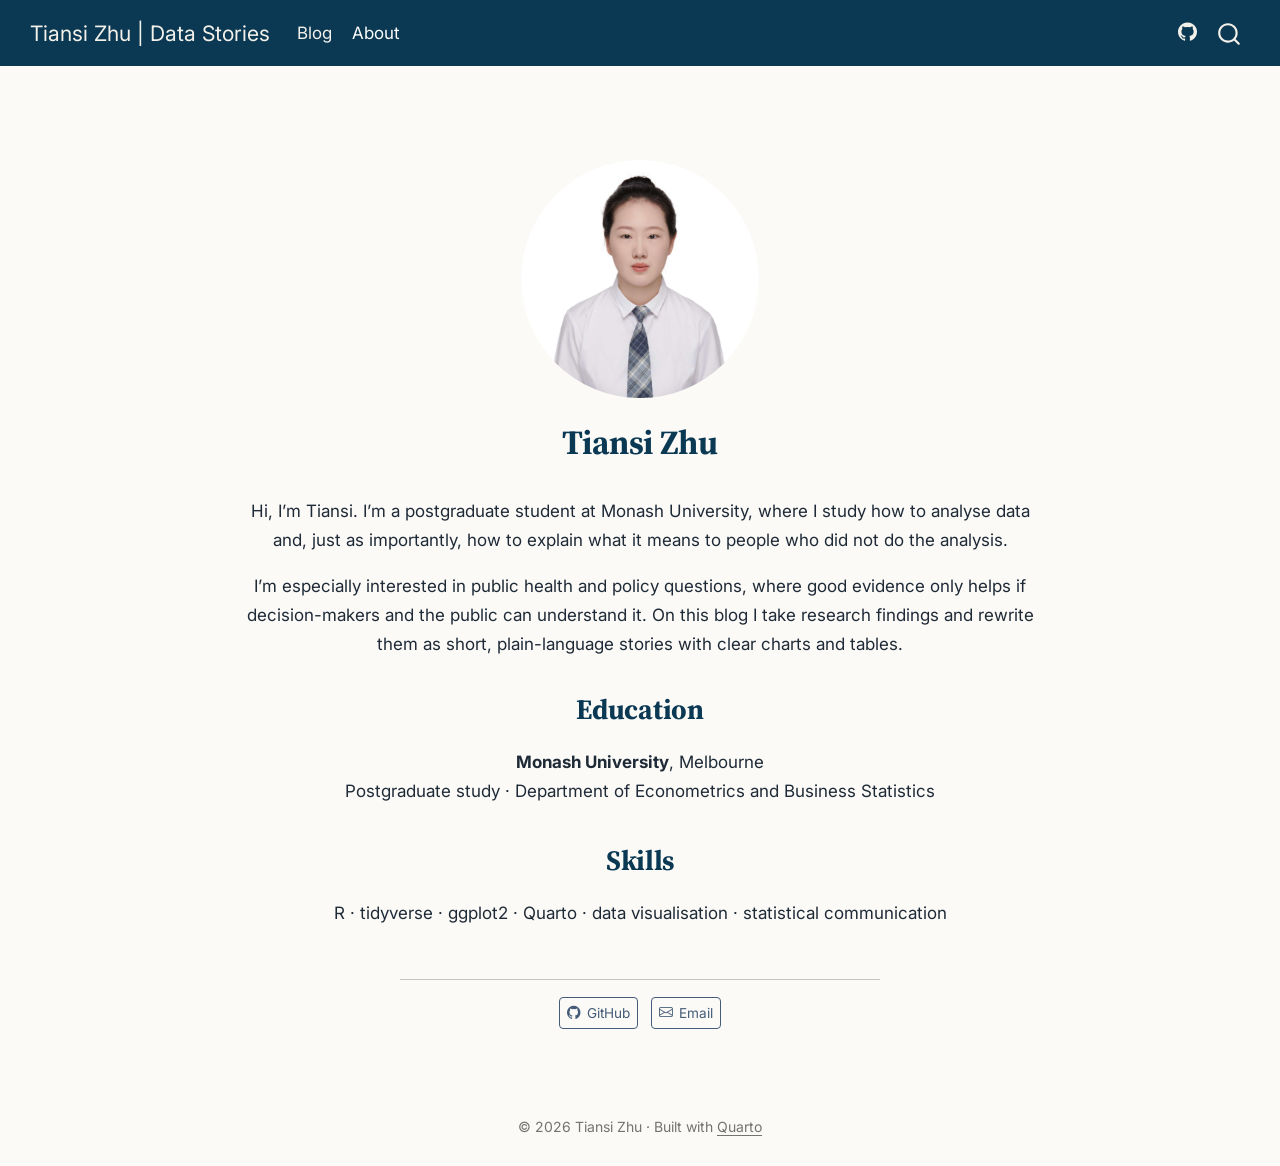
<file: docs/about.html>
<!DOCTYPE html>
<html xmlns="http://www.w3.org/1999/xhtml" lang="en" xml:lang="en"><head>

<meta charset="utf-8">
<meta name="generator" content="quarto-1.9.31">

<meta name="viewport" content="width=device-width, initial-scale=1.0, user-scalable=yes">


<title>Tiansi Zhu – Tiansi Zhu | Data Stories</title>
<style>
/* Default styles provided by pandoc.
** See https://pandoc.org/MANUAL.html#variables-for-html for config info.
*/
code{white-space: pre-wrap;}
span.smallcaps{font-variant: small-caps;}
div.columns{display: flex; gap: min(4vw, 1.5em);}
div.column{flex: auto; overflow-x: auto;}
div.hanging-indent{margin-left: 1.5em; text-indent: -1.5em;}
ul.task-list{list-style: none;}
ul.task-list li input[type="checkbox"] {
  width: 0.8em;
  margin: 0 0.8em 0.2em -1em; /* quarto-specific, see https://github.com/quarto-dev/quarto-cli/issues/4556 */ 
  vertical-align: middle;
}
.display.math{display: block; text-align: center; margin: 0.5rem auto;}
</style>


<script src="site_libs/quarto-nav/quarto-nav.js"></script>
<script src="site_libs/quarto-nav/headroom.min.js"></script>
<script src="site_libs/clipboard/clipboard.min.js"></script>
<script src="site_libs/quarto-search/autocomplete.umd.js"></script>
<script src="site_libs/quarto-search/fuse.min.js"></script>
<script src="site_libs/quarto-search/quarto-search.js"></script>
<meta name="quarto:offset" content="./">
<script src="site_libs/quarto-html/quarto.js" type="module"></script>
<script src="site_libs/quarto-html/tabsets/tabsets.js" type="module"></script>
<script src="site_libs/quarto-html/popper.min.js"></script>
<script src="site_libs/quarto-html/tippy.umd.min.js"></script>
<link href="site_libs/quarto-html/tippy.css" rel="stylesheet">
<link href="site_libs/quarto-html/quarto-syntax-highlighting-7c69b197886ae2a34062761d21e44731.css" rel="stylesheet" id="quarto-text-highlighting-styles">
<script src="site_libs/bootstrap/bootstrap.min.js"></script>
<link href="site_libs/bootstrap/bootstrap-icons.css" rel="stylesheet">
<link href="site_libs/bootstrap/bootstrap-d910033ef5cdec163c07379f970ef9d5.min.css" rel="stylesheet" append-hash="true" id="quarto-bootstrap" data-mode="light">
<script id="quarto-search-options" type="application/json">{
  "location": "navbar",
  "copy-button": false,
  "collapse-after": 3,
  "panel-placement": "end",
  "type": "overlay",
  "limit": 50,
  "keyboard-shortcut": [
    "f",
    "/",
    "s"
  ],
  "show-item-context": false,
  "language": {
    "search-no-results-text": "No results",
    "search-matching-documents-text": "matching documents",
    "search-copy-link-title": "Copy link to search",
    "search-hide-matches-text": "Hide additional matches",
    "search-more-match-text": "more match in this document",
    "search-more-matches-text": "more matches in this document",
    "search-clear-button-title": "Clear",
    "search-text-placeholder": "",
    "search-detached-cancel-button-title": "Cancel",
    "search-submit-button-title": "Submit",
    "search-label": "Search"
  }
}</script>


<link rel="stylesheet" href="styles.css">
</head>

<body class="nav-fixed fullcontent quarto-light">

<div id="quarto-search-results"></div>
  <header id="quarto-header" class="headroom fixed-top">
    <nav class="navbar navbar-expand-lg " data-bs-theme="dark">
      <div class="navbar-container container-fluid">
      <div class="navbar-brand-container mx-auto">
    <a class="navbar-brand" href="./index.html">
    <span class="navbar-title">Tiansi Zhu | Data Stories</span>
    </a>
  </div>
            <div id="quarto-search" class="" title="Search"></div>
          <button class="navbar-toggler" type="button" data-bs-toggle="collapse" data-bs-target="#navbarCollapse" aria-controls="navbarCollapse" role="menu" aria-expanded="false" aria-label="Toggle navigation" onclick="if (window.quartoToggleHeadroom) { window.quartoToggleHeadroom(); }">
  <span class="navbar-toggler-icon"></span>
</button>
          <div class="collapse navbar-collapse" id="navbarCollapse">
            <ul class="navbar-nav navbar-nav-scroll me-auto">
  <li class="nav-item">
    <a class="nav-link" href="./index.html"> 
<span class="menu-text">Blog</span></a>
  </li>  
  <li class="nav-item">
    <a class="nav-link active" href="./about.html" aria-current="page"> 
<span class="menu-text">About</span></a>
  </li>  
</ul>
            <ul class="navbar-nav navbar-nav-scroll ms-auto">
  <li class="nav-item compact">
    <a class="nav-link" href="https://github.com/tzhu0035-png"> <i class="bi bi-github" role="img" aria-label="GitHub">
</i> 
<span class="menu-text"></span></a>
  </li>  
</ul>
          </div> <!-- /navcollapse -->
            <div class="quarto-navbar-tools">
</div>
      </div> <!-- /container-fluid -->
    </nav>
</header>
<!-- content -->
<div id="quarto-content" class="quarto-container page-columns page-rows-contents page-layout-article page-navbar">
<!-- sidebar -->
<!-- margin-sidebar -->
    
<!-- main -->
<div class="quarto-about-jolla">
  <img src="profile.png" class="about-image
  round " style="height: 14em; width: 14em;">
 <header id="title-block-header" class="quarto-title-block default">
<div class="quarto-title">
<h1 class="title">Tiansi Zhu</h1>
</div>
<div class="quarto-title-meta">
  </div>
</header><main class="content" id="quarto-document-content">
<p>Hi, I’m Tiansi. I’m a postgraduate student at Monash University, where I study how to analyse data and, just as importantly, how to explain what it means to people who did not do the analysis.</p>
<p>I’m especially interested in public health and policy questions, where good evidence only helps if decision-makers and the public can understand it. On this blog I take research findings and rewrite them as short, plain-language stories with clear charts and tables.</p>
<section id="education" class="level2">
<h2 data-anchor-id="education">Education</h2>
<p><strong>Monash University</strong>, Melbourne<br>
Postgraduate study · Department of Econometrics and Business Statistics</p>
</section>
<section id="skills" class="level2">
<h2 data-anchor-id="skills">Skills</h2>
<p>R · tidyverse · ggplot2 · Quarto · data visualisation · statistical communication</p>


</section>
</main> 
  <hr class="about-sep">
   <div class="about-links">
  <a href="https://github.com/tzhu0035-png" class="about-link" rel="" target="">
    <i class="bi bi-github"></i>
     <span class="about-link-text">GitHub</span>
  </a>
  <a href="mailto:tzhu0035@student.monash.edu" class="about-link" rel="" target="">
    <i class="bi bi-envelope"></i>
     <span class="about-link-text">Email</span>
  </a>
</div>
</div>
 <!-- /main -->
<script id="quarto-html-after-body" type="application/javascript">
  window.document.addEventListener("DOMContentLoaded", function (event) {
    const isCodeAnnotation = (el) => {
      for (const clz of el.classList) {
        if (clz.startsWith('code-annotation-')) {                     
          return true;
        }
      }
      return false;
    }
    const onCopySuccess = function(e) {
      // button target
      const button = e.trigger;
      // don't keep focus
      button.blur();
      // flash "checked"
      button.classList.add('code-copy-button-checked');
      var currentTitle = button.getAttribute("title");
      button.setAttribute("title", "Copied!");
      let tooltip;
      if (window.bootstrap) {
        button.setAttribute("data-bs-toggle", "tooltip");
        button.setAttribute("data-bs-placement", "left");
        button.setAttribute("data-bs-title", "Copied!");
        tooltip = new bootstrap.Tooltip(button, 
          { trigger: "manual", 
            customClass: "code-copy-button-tooltip",
            offset: [0, -8]});
        tooltip.show();    
      }
      setTimeout(function() {
        if (tooltip) {
          tooltip.hide();
          button.removeAttribute("data-bs-title");
          button.removeAttribute("data-bs-toggle");
          button.removeAttribute("data-bs-placement");
        }
        button.setAttribute("title", currentTitle);
        button.classList.remove('code-copy-button-checked');
      }, 1000);
      // clear code selection
      e.clearSelection();
    }
    const getTextToCopy = function(trigger) {
      const outerScaffold = trigger.parentElement.cloneNode(true);
      const codeEl = outerScaffold.querySelector('code');
      for (const childEl of codeEl.children) {
        if (isCodeAnnotation(childEl)) {
          childEl.remove();
        }
      }
      return codeEl.innerText;
    }
    const clipboard = new window.ClipboardJS('.code-copy-button:not([data-in-quarto-modal])', {
      text: getTextToCopy
    });
    clipboard.on('success', onCopySuccess);
    if (window.document.getElementById('quarto-embedded-source-code-modal')) {
      const clipboardModal = new window.ClipboardJS('.code-copy-button[data-in-quarto-modal]', {
        text: getTextToCopy,
        container: window.document.getElementById('quarto-embedded-source-code-modal')
      });
      clipboardModal.on('success', onCopySuccess);
    }
      var localhostRegex = new RegExp(/^(?:http|https):\/\/localhost\:?[0-9]*\//);
      var mailtoRegex = new RegExp(/^mailto:/);
        var filterRegex = new RegExp("https:\/\/etc5523-2026\.github\.io\/etc5523-assignment-3-tzhu0035-png\/");
      var isInternal = (href) => {
          return filterRegex.test(href) || localhostRegex.test(href) || mailtoRegex.test(href);
      }
      // Inspect non-navigation links and adorn them if external
     var links = window.document.querySelectorAll('a[href]:not(.nav-link):not(.navbar-brand):not(.toc-action):not(.sidebar-link):not(.sidebar-item-toggle):not(.pagination-link):not(.no-external):not([aria-hidden]):not(.dropdown-item):not(.quarto-navigation-tool):not(.about-link)');
      for (var i=0; i<links.length; i++) {
        const link = links[i];
        if (!isInternal(link.href)) {
          // undo the damage that might have been done by quarto-nav.js in the case of
          // links that we want to consider external
          if (link.dataset.originalHref !== undefined) {
            link.href = link.dataset.originalHref;
          }
        }
      }
    function tippyHover(el, contentFn, onTriggerFn, onUntriggerFn) {
      const config = {
        allowHTML: true,
        maxWidth: 500,
        delay: 100,
        arrow: false,
        appendTo: function(el) {
            return el.parentElement;
        },
        interactive: true,
        interactiveBorder: 10,
        theme: 'quarto',
        placement: 'bottom-start',
      };
      if (contentFn) {
        config.content = contentFn;
      }
      if (onTriggerFn) {
        config.onTrigger = onTriggerFn;
      }
      if (onUntriggerFn) {
        config.onUntrigger = onUntriggerFn;
      }
      window.tippy(el, config); 
    }
    const noterefs = window.document.querySelectorAll('a[role="doc-noteref"]');
    for (var i=0; i<noterefs.length; i++) {
      const ref = noterefs[i];
      tippyHover(ref, function() {
        // use id or data attribute instead here
        let href = ref.getAttribute('data-footnote-href') || ref.getAttribute('href');
        try { href = new URL(href).hash; } catch {}
        const id = href.replace(/^#\/?/, "");
        const note = window.document.getElementById(id);
        if (note) {
          return note.innerHTML;
        } else {
          return "";
        }
      });
    }
    const xrefs = window.document.querySelectorAll('a.quarto-xref');
    const processXRef = (id, note) => {
      // Strip column container classes
      const stripColumnClz = (el) => {
        el.classList.remove("page-full", "page-columns");
        if (el.children) {
          for (const child of el.children) {
            stripColumnClz(child);
          }
        }
      }
      stripColumnClz(note)
      if (id === null || id.startsWith('sec-')) {
        // Special case sections, only their first couple elements
        const container = document.createElement("div");
        if (note.children && note.children.length > 2) {
          container.appendChild(note.children[0].cloneNode(true));
          for (let i = 1; i < note.children.length; i++) {
            const child = note.children[i];
            if (child.tagName === "P" && child.innerText === "") {
              continue;
            } else {
              container.appendChild(child.cloneNode(true));
              break;
            }
          }
          if (window.Quarto?.typesetMath) {
            window.Quarto.typesetMath(container);
          }
          return container.innerHTML
        } else {
          if (window.Quarto?.typesetMath) {
            window.Quarto.typesetMath(note);
          }
          return note.innerHTML;
        }
      } else {
        // Remove any anchor links if they are present
        const anchorLink = note.querySelector('a.anchorjs-link');
        if (anchorLink) {
          anchorLink.remove();
        }
        if (window.Quarto?.typesetMath) {
          window.Quarto.typesetMath(note);
        }
        if (note.classList.contains("callout")) {
          return note.outerHTML;
        } else {
          return note.innerHTML;
        }
      }
    }
    for (var i=0; i<xrefs.length; i++) {
      const xref = xrefs[i];
      tippyHover(xref, undefined, function(instance) {
        instance.disable();
        let url = xref.getAttribute('href');
        let hash = undefined; 
        if (url.startsWith('#')) {
          hash = url;
        } else {
          try { hash = new URL(url).hash; } catch {}
        }
        if (hash) {
          const id = hash.replace(/^#\/?/, "");
          const note = window.document.getElementById(id);
          if (note !== null) {
            try {
              const html = processXRef(id, note.cloneNode(true));
              instance.setContent(html);
            } finally {
              instance.enable();
              instance.show();
            }
          } else {
            // See if we can fetch this
            fetch(url.split('#')[0])
            .then(res => res.text())
            .then(html => {
              const parser = new DOMParser();
              const htmlDoc = parser.parseFromString(html, "text/html");
              const note = htmlDoc.getElementById(id);
              if (note !== null) {
                const html = processXRef(id, note);
                instance.setContent(html);
              } 
            }).finally(() => {
              instance.enable();
              instance.show();
            });
          }
        } else {
          // See if we can fetch a full url (with no hash to target)
          // This is a special case and we should probably do some content thinning / targeting
          fetch(url)
          .then(res => res.text())
          .then(html => {
            const parser = new DOMParser();
            const htmlDoc = parser.parseFromString(html, "text/html");
            const note = htmlDoc.querySelector('main.content');
            if (note !== null) {
              // This should only happen for chapter cross references
              // (since there is no id in the URL)
              // remove the first header
              if (note.children.length > 0 && note.children[0].tagName === "HEADER") {
                note.children[0].remove();
              }
              const html = processXRef(null, note);
              instance.setContent(html);
            } 
          }).finally(() => {
            instance.enable();
            instance.show();
          });
        }
      }, function(instance) {
      });
    }
        let selectedAnnoteEl;
        const selectorForAnnotation = ( cell, annotation) => {
          let cellAttr = 'data-code-cell="' + cell + '"';
          let lineAttr = 'data-code-annotation="' +  annotation + '"';
          const selector = 'span[' + cellAttr + '][' + lineAttr + ']';
          return selector;
        }
        const selectCodeLines = (annoteEl) => {
          const doc = window.document;
          const targetCell = annoteEl.getAttribute("data-target-cell");
          const targetAnnotation = annoteEl.getAttribute("data-target-annotation");
          const annoteSpan = window.document.querySelector(selectorForAnnotation(targetCell, targetAnnotation));
          const lines = annoteSpan.getAttribute("data-code-lines").split(",");
          const lineIds = lines.map((line) => {
            return targetCell + "-" + line;
          })
          let top = null;
          let height = null;
          let parent = null;
          if (lineIds.length > 0) {
              //compute the position of the single el (top and bottom and make a div)
              const el = window.document.getElementById(lineIds[0]);
              top = el.offsetTop;
              height = el.offsetHeight;
              parent = el.parentElement.parentElement;
            if (lineIds.length > 1) {
              const lastEl = window.document.getElementById(lineIds[lineIds.length - 1]);
              const bottom = lastEl.offsetTop + lastEl.offsetHeight;
              height = bottom - top;
            }
            if (top !== null && height !== null && parent !== null) {
              // cook up a div (if necessary) and position it 
              let div = window.document.getElementById("code-annotation-line-highlight");
              if (div === null) {
                div = window.document.createElement("div");
                div.setAttribute("id", "code-annotation-line-highlight");
                div.style.position = 'absolute';
                parent.appendChild(div);
              }
              div.style.top = top - 2 + "px";
              div.style.height = height + 4 + "px";
              div.style.left = 0;
              let gutterDiv = window.document.getElementById("code-annotation-line-highlight-gutter");
              if (gutterDiv === null) {
                gutterDiv = window.document.createElement("div");
                gutterDiv.setAttribute("id", "code-annotation-line-highlight-gutter");
                gutterDiv.style.position = 'absolute';
                const codeCell = window.document.getElementById(targetCell);
                const gutter = codeCell.querySelector('.code-annotation-gutter');
                gutter.appendChild(gutterDiv);
              }
              gutterDiv.style.top = top - 2 + "px";
              gutterDiv.style.height = height + 4 + "px";
            }
            selectedAnnoteEl = annoteEl;
          }
        };
        const unselectCodeLines = () => {
          const elementsIds = ["code-annotation-line-highlight", "code-annotation-line-highlight-gutter"];
          elementsIds.forEach((elId) => {
            const div = window.document.getElementById(elId);
            if (div) {
              div.remove();
            }
          });
          selectedAnnoteEl = undefined;
        };
          // Handle positioning of the toggle
      window.addEventListener(
        "resize",
        throttle(() => {
          elRect = undefined;
          if (selectedAnnoteEl) {
            selectCodeLines(selectedAnnoteEl);
          }
        }, 10)
      );
      function throttle(fn, ms) {
      let throttle = false;
      let timer;
        return (...args) => {
          if(!throttle) { // first call gets through
              fn.apply(this, args);
              throttle = true;
          } else { // all the others get throttled
              if(timer) clearTimeout(timer); // cancel #2
              timer = setTimeout(() => {
                fn.apply(this, args);
                timer = throttle = false;
              }, ms);
          }
        };
      }
        // Attach click handler to the DT
        const annoteDls = window.document.querySelectorAll('dt[data-target-cell]');
        for (const annoteDlNode of annoteDls) {
          annoteDlNode.addEventListener('click', (event) => {
            const clickedEl = event.target;
            if (clickedEl !== selectedAnnoteEl) {
              unselectCodeLines();
              const activeEl = window.document.querySelector('dt[data-target-cell].code-annotation-active');
              if (activeEl) {
                activeEl.classList.remove('code-annotation-active');
              }
              selectCodeLines(clickedEl);
              clickedEl.classList.add('code-annotation-active');
            } else {
              // Unselect the line
              unselectCodeLines();
              clickedEl.classList.remove('code-annotation-active');
            }
          });
        }
    const findCites = (el) => {
      const parentEl = el.parentElement;
      if (parentEl) {
        const cites = parentEl.dataset.cites;
        if (cites) {
          return {
            el,
            cites: cites.split(' ')
          };
        } else {
          return findCites(el.parentElement)
        }
      } else {
        return undefined;
      }
    };
    var bibliorefs = window.document.querySelectorAll('a[role="doc-biblioref"]');
    for (var i=0; i<bibliorefs.length; i++) {
      const ref = bibliorefs[i];
      const citeInfo = findCites(ref);
      if (citeInfo) {
        tippyHover(citeInfo.el, function() {
          var popup = window.document.createElement('div');
          citeInfo.cites.forEach(function(cite) {
            var citeDiv = window.document.createElement('div');
            citeDiv.classList.add('hanging-indent');
            citeDiv.classList.add('csl-entry');
            var biblioDiv = window.document.getElementById('ref-' + cite);
            if (biblioDiv) {
              citeDiv.innerHTML = biblioDiv.innerHTML;
            }
            popup.appendChild(citeDiv);
          });
          return popup.innerHTML;
        });
      }
    }
  });
  </script>
</div> <!-- /content -->
<footer class="footer">
  <div class="nav-footer">
    <div class="nav-footer-left">
      &nbsp;
    </div>   
    <div class="nav-footer-center">
<p>© 2026 Tiansi Zhu · Built with <a href="https://quarto.org">Quarto</a></p>
</div>
    <div class="nav-footer-right">
      &nbsp;
    </div>
  </div>
</footer>




</body></html>
</file>
<file: docs/site_libs/quarto-html/tippy.css>
.tippy-box[data-animation=fade][data-state=hidden]{opacity:0}[data-tippy-root]{max-width:calc(100vw - 10px)}.tippy-box{position:relative;background-color:#333;color:#fff;border-radius:4px;font-size:14px;line-height:1.4;white-space:normal;outline:0;transition-property:transform,visibility,opacity}.tippy-box[data-placement^=top]>.tippy-arrow{bottom:0}.tippy-box[data-placement^=top]>.tippy-arrow:before{bottom:-7px;left:0;border-width:8px 8px 0;border-top-color:initial;transform-origin:center top}.tippy-box[data-placement^=bottom]>.tippy-arrow{top:0}.tippy-box[data-placement^=bottom]>.tippy-arrow:before{top:-7px;left:0;border-width:0 8px 8px;border-bottom-color:initial;transform-origin:center bottom}.tippy-box[data-placement^=left]>.tippy-arrow{right:0}.tippy-box[data-placement^=left]>.tippy-arrow:before{border-width:8px 0 8px 8px;border-left-color:initial;right:-7px;transform-origin:center left}.tippy-box[data-placement^=right]>.tippy-arrow{left:0}.tippy-box[data-placement^=right]>.tippy-arrow:before{left:-7px;border-width:8px 8px 8px 0;border-right-color:initial;transform-origin:center right}.tippy-box[data-inertia][data-state=visible]{transition-timing-function:cubic-bezier(.54,1.5,.38,1.11)}.tippy-arrow{width:16px;height:16px;color:#333}.tippy-arrow:before{content:"";position:absolute;border-color:transparent;border-style:solid}.tippy-content{position:relative;padding:5px 9px;z-index:1}
</file>
<file: docs/site_libs/quarto-html/quarto-syntax-highlighting-7c69b197886ae2a34062761d21e44731.css>
/* quarto syntax highlight colors */
:root {
  --quarto-hl-ot-color: #003B4F;
  --quarto-hl-at-color: #657422;
  --quarto-hl-ss-color: #20794D;
  --quarto-hl-an-color: #5E5E5E;
  --quarto-hl-fu-color: #4758AB;
  --quarto-hl-st-color: #20794D;
  --quarto-hl-cf-color: #003B4F;
  --quarto-hl-op-color: #5E5E5E;
  --quarto-hl-er-color: #AD0000;
  --quarto-hl-bn-color: #AD0000;
  --quarto-hl-al-color: #AD0000;
  --quarto-hl-va-color: #111111;
  --quarto-hl-bu-color: inherit;
  --quarto-hl-ex-color: inherit;
  --quarto-hl-pp-color: #AD0000;
  --quarto-hl-in-color: #5E5E5E;
  --quarto-hl-vs-color: #20794D;
  --quarto-hl-wa-color: #5E5E5E;
  --quarto-hl-do-color: #5E5E5E;
  --quarto-hl-im-color: #00769E;
  --quarto-hl-ch-color: #20794D;
  --quarto-hl-dt-color: #AD0000;
  --quarto-hl-fl-color: #AD0000;
  --quarto-hl-co-color: #5E5E5E;
  --quarto-hl-cv-color: #5E5E5E;
  --quarto-hl-cn-color: #8f5902;
  --quarto-hl-sc-color: #5E5E5E;
  --quarto-hl-dv-color: #AD0000;
  --quarto-hl-kw-color: #003B4F;
}

/* other quarto variables */
:root {
  --quarto-font-monospace: SFMono-Regular, Menlo, Monaco, Consolas, "Liberation Mono", "Courier New", monospace;
}

/* syntax highlight based on Pandoc's rules */
pre > code.sourceCode > span {
  color: #003B4F;
}

code.sourceCode > span {
  color: #003B4F;
}

div.sourceCode,
div.sourceCode pre.sourceCode {
  color: #003B4F;
}

/* Normal */
code span {
  color: #003B4F;
}

/* Alert */
code span.al {
  color: #AD0000;
  font-style: inherit;
}

/* Annotation */
code span.an {
  color: #5E5E5E;
  font-style: inherit;
}

/* Attribute */
code span.at {
  color: #657422;
  font-style: inherit;
}

/* BaseN */
code span.bn {
  color: #AD0000;
  font-style: inherit;
}

/* BuiltIn */
code span.bu {
  font-style: inherit;
}

/* ControlFlow */
code span.cf {
  color: #003B4F;
  font-weight: bold;
  font-style: inherit;
}

/* Char */
code span.ch {
  color: #20794D;
  font-style: inherit;
}

/* Constant */
code span.cn {
  color: #8f5902;
  font-style: inherit;
}

/* Comment */
code span.co {
  color: #5E5E5E;
  font-style: inherit;
}

/* CommentVar */
code span.cv {
  color: #5E5E5E;
  font-style: italic;
}

/* Documentation */
code span.do {
  color: #5E5E5E;
  font-style: italic;
}

/* DataType */
code span.dt {
  color: #AD0000;
  font-style: inherit;
}

/* DecVal */
code span.dv {
  color: #AD0000;
  font-style: inherit;
}

/* Error */
code span.er {
  color: #AD0000;
  font-style: inherit;
}

/* Extension */
code span.ex {
  font-style: inherit;
}

/* Float */
code span.fl {
  color: #AD0000;
  font-style: inherit;
}

/* Function */
code span.fu {
  color: #4758AB;
  font-style: inherit;
}

/* Import */
code span.im {
  color: #00769E;
  font-style: inherit;
}

/* Information */
code span.in {
  color: #5E5E5E;
  font-style: inherit;
}

/* Keyword */
code span.kw {
  color: #003B4F;
  font-weight: bold;
  font-style: inherit;
}

/* Operator */
code span.op {
  color: #5E5E5E;
  font-style: inherit;
}

/* Other */
code span.ot {
  color: #003B4F;
  font-style: inherit;
}

/* Preprocessor */
code span.pp {
  color: #AD0000;
  font-style: inherit;
}

/* SpecialChar */
code span.sc {
  color: #5E5E5E;
  font-style: inherit;
}

/* SpecialString */
code span.ss {
  color: #20794D;
  font-style: inherit;
}

/* String */
code span.st {
  color: #20794D;
  font-style: inherit;
}

/* Variable */
code span.va {
  color: #111111;
  font-style: inherit;
}

/* VerbatimString */
code span.vs {
  color: #20794D;
  font-style: inherit;
}

/* Warning */
code span.wa {
  color: #5E5E5E;
  font-style: italic;
}

.prevent-inlining {
  content: "</";
}

/*# sourceMappingURL=606289f1d48f6b05ba16068311e045b6.css.map */
</file>
<file: docs/styles.css>
/* Named colours, defined once and reused (same values as the R `brand` palette) */
:root {
  --ink: #1F2A37;
  --navy: #0B3954;
  --accent: #006DAE;
  --warning: #D93F00;
  --muted: #5B6573;
  --panel: #FFFFFF;
}

/* The one block that should attract attention: the key findings at the top of a post */
.key-finding {
  border-left: 6px solid var(--accent);
  background-color: var(--panel);
  padding: 1rem 1.25rem;
  margin: 1.5rem 0 2rem;
}

.key-finding p:first-child {
  margin-bottom: 0.4rem;
  color: var(--navy);
}

.key-finding ul {
  margin-bottom: 0;
}

/* Tables inside posts: readable size and a clear header rule */
.quarto-container table {
  font-size: 0.95rem;
}

.quarto-container table thead th {
  border-bottom: 2px solid var(--navy);
  color: var(--navy);
}

/* Secondary information (collapsible methods) stays visible but quieter */
#sec-how-model .callout {
  color: var(--muted);
}

/* Round profile image on the About page */
.about-entity .about-image {
  border: 4px solid var(--panel);
  box-shadow: 0 2px 10px rgba(11, 57, 84, 0.18);
}
</file>
<file: docs/site_libs/lightable-0.0.1/lightable.css>
/*!
 * lightable v0.0.1
 * Copyright 2020 Hao Zhu
 * Licensed under MIT (https://github.com/haozhu233/kableExtra/blob/master/LICENSE)
 */

.lightable-minimal {
  border-collapse: separate;
  border-spacing: 16px 1px;
  width: 100%;
  margin-bottom: 10px;
}

.lightable-minimal td {
  margin-left: 5px;
  margin-right: 5px;
}

.lightable-minimal th {
  margin-left: 5px;
  margin-right: 5px;
}

.lightable-minimal thead tr:last-child th {
  border-bottom: 2px solid #00000050;
  empty-cells: hide;

}

.lightable-minimal tbody tr:first-child td {
  padding-top: 0.5em;
}

.lightable-minimal.lightable-hover tbody tr:hover {
  background-color: #f5f5f5;
}

.lightable-minimal.lightable-striped tbody tr:nth-child(even) {
  background-color: #f5f5f5;
}

.lightable-classic {
  border-top: 0.16em solid #111111;
  border-bottom: 0.16em solid #111111;
  width: 100%;
  margin-bottom: 10px;
  margin: 10px 5px;
}

.lightable-classic tfoot tr td {
  border: 0;
}

.lightable-classic tfoot tr:first-child td {
  border-top: 0.14em solid #111111;
}

.lightable-classic caption {
  color: #222222;
}

.lightable-classic td {
  padding-left: 5px;
  padding-right: 5px;
  color: #222222;
}

.lightable-classic th {
  padding-left: 5px;
  padding-right: 5px;
  font-weight: normal;
  color: #222222;
}

.lightable-classic thead tr:last-child th {
  border-bottom: 0.10em solid #111111;
}

.lightable-classic.lightable-hover tbody tr:hover {
  background-color: #F9EEC1;
}

.lightable-classic.lightable-striped tbody tr:nth-child(even) {
  background-color: #f5f5f5;
}

.lightable-classic-2 {
  border-top: 3px double #111111;
  border-bottom: 3px double #111111;
  width: 100%;
  margin-bottom: 10px;
}

.lightable-classic-2 tfoot tr td {
  border: 0;
}

.lightable-classic-2 tfoot tr:first-child td {
  border-top: 3px double #111111;
}

.lightable-classic-2 caption {
  color: #222222;
}

.lightable-classic-2 td {
  padding-left: 5px;
  padding-right: 5px;
  color: #222222;
}

.lightable-classic-2 th {
  padding-left: 5px;
  padding-right: 5px;
  font-weight: normal;
  color: #222222;
}

.lightable-classic-2 tbody tr:last-child td {
  border-bottom: 3px double #111111;
}

.lightable-classic-2 thead tr:last-child th {
  border-bottom: 1px solid #111111;
}

.lightable-classic-2.lightable-hover tbody tr:hover {
  background-color: #F9EEC1;
}

.lightable-classic-2.lightable-striped tbody tr:nth-child(even) {
  background-color: #f5f5f5;
}

.lightable-material {
  min-width: 100%;
  white-space: nowrap;
  table-layout: fixed;
  font-family: Roboto, sans-serif;
  border: 1px solid #EEE;
  border-collapse: collapse;
  margin-bottom: 10px;
}

.lightable-material tfoot tr td {
  border: 0;
}

.lightable-material tfoot tr:first-child td {
  border-top: 1px solid #EEE;
}

.lightable-material th {
  height: 56px;
  padding-left: 16px;
  padding-right: 16px;
}

.lightable-material td {
  height: 52px;
  padding-left: 16px;
  padding-right: 16px;
  border-top: 1px solid #eeeeee;
}

.lightable-material.lightable-hover tbody tr:hover {
  background-color: #f5f5f5;
}

.lightable-material.lightable-striped tbody tr:nth-child(even) {
  background-color: #f5f5f5;
}

.lightable-material.lightable-striped tbody td {
  border: 0;
}

.lightable-material.lightable-striped thead tr:last-child th {
  border-bottom: 1px solid #ddd;
}

.lightable-material-dark {
  min-width: 100%;
  white-space: nowrap;
  table-layout: fixed;
  font-family: Roboto, sans-serif;
  border: 1px solid #FFFFFF12;
  border-collapse: collapse;
  margin-bottom: 10px;
  background-color: #363640;
}

.lightable-material-dark tfoot tr td {
  border: 0;
}

.lightable-material-dark tfoot tr:first-child td {
  border-top: 1px solid #FFFFFF12;
}

.lightable-material-dark th {
  height: 56px;
  padding-left: 16px;
  padding-right: 16px;
  color: #FFFFFF60;
}

.lightable-material-dark td {
  height: 52px;
  padding-left: 16px;
  padding-right: 16px;
  color: #FFFFFF;
  border-top: 1px solid #FFFFFF12;
}

.lightable-material-dark.lightable-hover tbody tr:hover {
  background-color: #FFFFFF12;
}

.lightable-material-dark.lightable-striped tbody tr:nth-child(even) {
  background-color: #FFFFFF12;
}

.lightable-material-dark.lightable-striped tbody td {
  border: 0;
}

.lightable-material-dark.lightable-striped thead tr:last-child th {
  border-bottom: 1px solid #FFFFFF12;
}

.lightable-paper {
  width: 100%;
  margin-bottom: 10px;
  color: #444;
}

.lightable-paper tfoot tr td {
  border: 0;
}

.lightable-paper tfoot tr:first-child td {
  border-top: 1px solid #00000020;
}

.lightable-paper thead tr:last-child th {
  color: #666;
  vertical-align: bottom;
  border-bottom: 1px solid #00000020;
  line-height: 1.15em;
  padding: 10px 5px;
}

.lightable-paper td {
  vertical-align: middle;
  border-bottom: 1px solid #00000010;
  line-height: 1.15em;
  padding: 7px 5px;
}

.lightable-paper.lightable-hover tbody tr:hover {
  background-color: #F9EEC1;
}

.lightable-paper.lightable-striped tbody tr:nth-child(even) {
  background-color: #00000008;
}

.lightable-paper.lightable-striped tbody td {
  border: 0;
}
</file>
